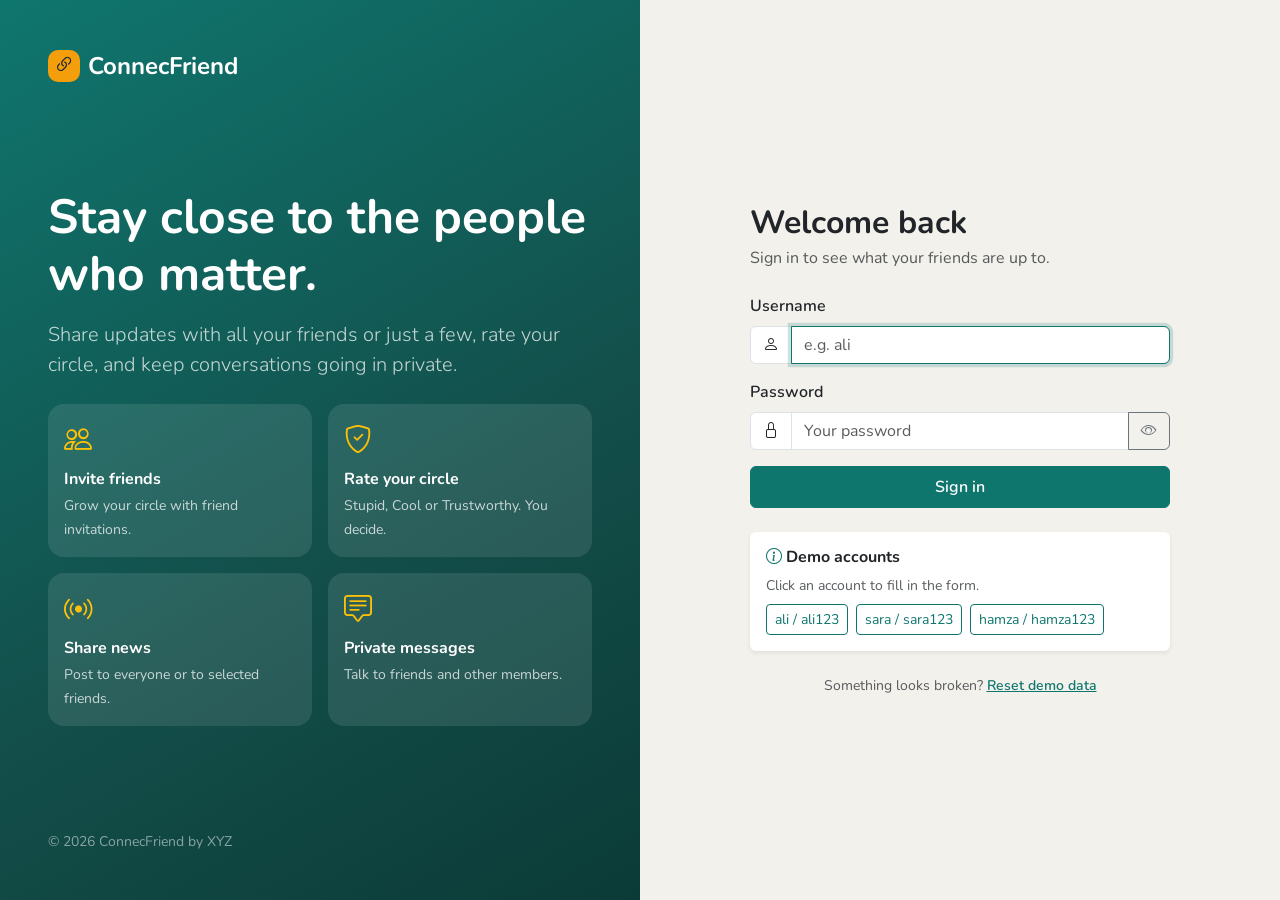
<file: index.html>
<!DOCTYPE html>
<html lang="en">
<head>
  <meta charset="UTF-8">
  <meta name="viewport" content="width=device-width, initial-scale=1">
  <title>Sign in | ConnecFriend</title>
  <link href="https://cdn.jsdelivr.net/npm/bootstrap@5.3.3/dist/css/bootstrap.min.css" rel="stylesheet">
  <link href="https://cdn.jsdelivr.net/npm/bootstrap-icons@1.11.3/font/bootstrap-icons.min.css" rel="stylesheet">
  <link href="https://fonts.googleapis.com/css2?family=Nunito:wght@400;600;700;800&display=swap" rel="stylesheet">
  <link href="css/style.css" rel="stylesheet">
</head>
<body>
  <main class="container-fluid">
    <div class="row min-vh-100">

      <!-- left side: branding (hidden on small screens) -->
      <section class="col-lg-6 d-none d-lg-flex flex-column justify-content-between login-hero text-white p-5">
        <div class="d-flex align-items-center gap-2 fs-4 fw-bold">
          <span class="brand-mark"><i class="bi bi-link-45deg"></i></span> ConnecFriend
        </div>

        <div>
          <h1 class="display-5 fw-bold mb-3">Stay close to the people who matter.</h1>
          <p class="lead opacity-75 mb-4">Share updates with all your friends or just a few, rate your circle, and keep conversations going in private.</p>
          <div class="row g-3">
            <div class="col-6">
              <div class="bg-white bg-opacity-10 rounded-4 p-3 h-100">
                <i class="bi bi-people fs-3 text-warning"></i>
                <h6 class="fw-bold mt-2 mb-1">Invite friends</h6>
                <small class="opacity-75">Grow your circle with friend invitations.</small>
              </div>
            </div>
            <div class="col-6">
              <div class="bg-white bg-opacity-10 rounded-4 p-3 h-100">
                <i class="bi bi-shield-check fs-3 text-warning"></i>
                <h6 class="fw-bold mt-2 mb-1">Rate your circle</h6>
                <small class="opacity-75">Stupid, Cool or Trustworthy. You decide.</small>
              </div>
            </div>
            <div class="col-6">
              <div class="bg-white bg-opacity-10 rounded-4 p-3 h-100">
                <i class="bi bi-broadcast fs-3 text-warning"></i>
                <h6 class="fw-bold mt-2 mb-1">Share news</h6>
                <small class="opacity-75">Post to everyone or to selected friends.</small>
              </div>
            </div>
            <div class="col-6">
              <div class="bg-white bg-opacity-10 rounded-4 p-3 h-100">
                <i class="bi bi-chat-square-text fs-3 text-warning"></i>
                <h6 class="fw-bold mt-2 mb-1">Private messages</h6>
                <small class="opacity-75">Talk to friends and other members.</small>
              </div>
            </div>
          </div>
        </div>

        <small class="opacity-50">&copy; 2026 ConnecFriend by XYZ</small>
      </section>

      <!-- right side: login form -->
      <section class="col-lg-6 d-flex align-items-center justify-content-center p-4">
        <div class="login-box w-100">
          <div class="d-flex d-lg-none align-items-center gap-2 fs-4 fw-bold text-brand mb-4">
            <span class="brand-mark"><i class="bi bi-link-45deg"></i></span> ConnecFriend
          </div>

          <h2 class="fw-bold mb-1">Welcome back</h2>
          <p class="text-muted mb-4">Sign in to see what your friends are up to.</p>

          <div id="loginAlert" class="alert alert-danger d-none d-flex align-items-center gap-2" role="alert">
            <i class="bi bi-exclamation-octagon"></i><span id="loginAlertText"></span>
          </div>

          <form id="loginForm" novalidate>
            <div class="mb-3">
              <label for="username" class="form-label fw-semibold">Username</label>
              <div class="input-group has-validation">
                <span class="input-group-text bg-white"><i class="bi bi-person"></i></span>
                <input type="text" class="form-control" id="username" placeholder="e.g. ali" autocomplete="username" autofocus>
                <div class="invalid-feedback" id="usernameError"></div>
              </div>
            </div>

            <div class="mb-3">
              <label for="password" class="form-label fw-semibold">Password</label>
              <div class="input-group has-validation">
                <span class="input-group-text bg-white"><i class="bi bi-lock"></i></span>
                <input type="password" class="form-control" id="password" placeholder="Your password" autocomplete="current-password">
                <button class="btn btn-outline-secondary" type="button" id="togglePassword" aria-label="Show password">
                  <i class="bi bi-eye"></i>
                </button>
                <div class="invalid-feedback" id="passwordError"></div>
              </div>
            </div>

            <button type="submit" class="btn btn-brand w-100 py-2 fw-semibold" id="loginBtn">
              <span class="spinner-border spinner-border-sm me-2 d-none" id="loginSpinner"></span>
              Sign in
            </button>
          </form>

          <div class="card border-0 bg-white shadow-sm mt-4">
            <div class="card-body">
              <h6 class="fw-bold mb-2"><i class="bi bi-info-circle text-brand me-1"></i>Demo accounts</h6>
              <p class="small text-muted mb-2">Click an account to fill in the form.</p>
              <div class="d-flex flex-wrap gap-2" id="demoAccounts">
                <button type="button" class="btn btn-sm btn-outline-brand" data-user="ali" data-pass="ali123">ali / ali123</button>
                <button type="button" class="btn btn-sm btn-outline-brand" data-user="sara" data-pass="sara123">sara / sara123</button>
                <button type="button" class="btn btn-sm btn-outline-brand" data-user="hamza" data-pass="hamza123">hamza / hamza123</button>
              </div>
            </div>
          </div>

          <p class="text-center small text-muted mt-4 mb-0">
            Something looks broken?
            <a href="#" id="resetData" class="text-brand fw-semibold">Reset demo data</a>
          </p>
        </div>
      </section>
    </div>
  </main>

  <script src="https://cdn.jsdelivr.net/npm/bootstrap@5.3.3/dist/js/bootstrap.bundle.min.js"></script>
  <script src="js/data.js"></script>
  <script src="js/store.js"></script>
  <script src="js/ui.js"></script>
  <script src="js/login.js"></script>
</body>
</html>
</file>
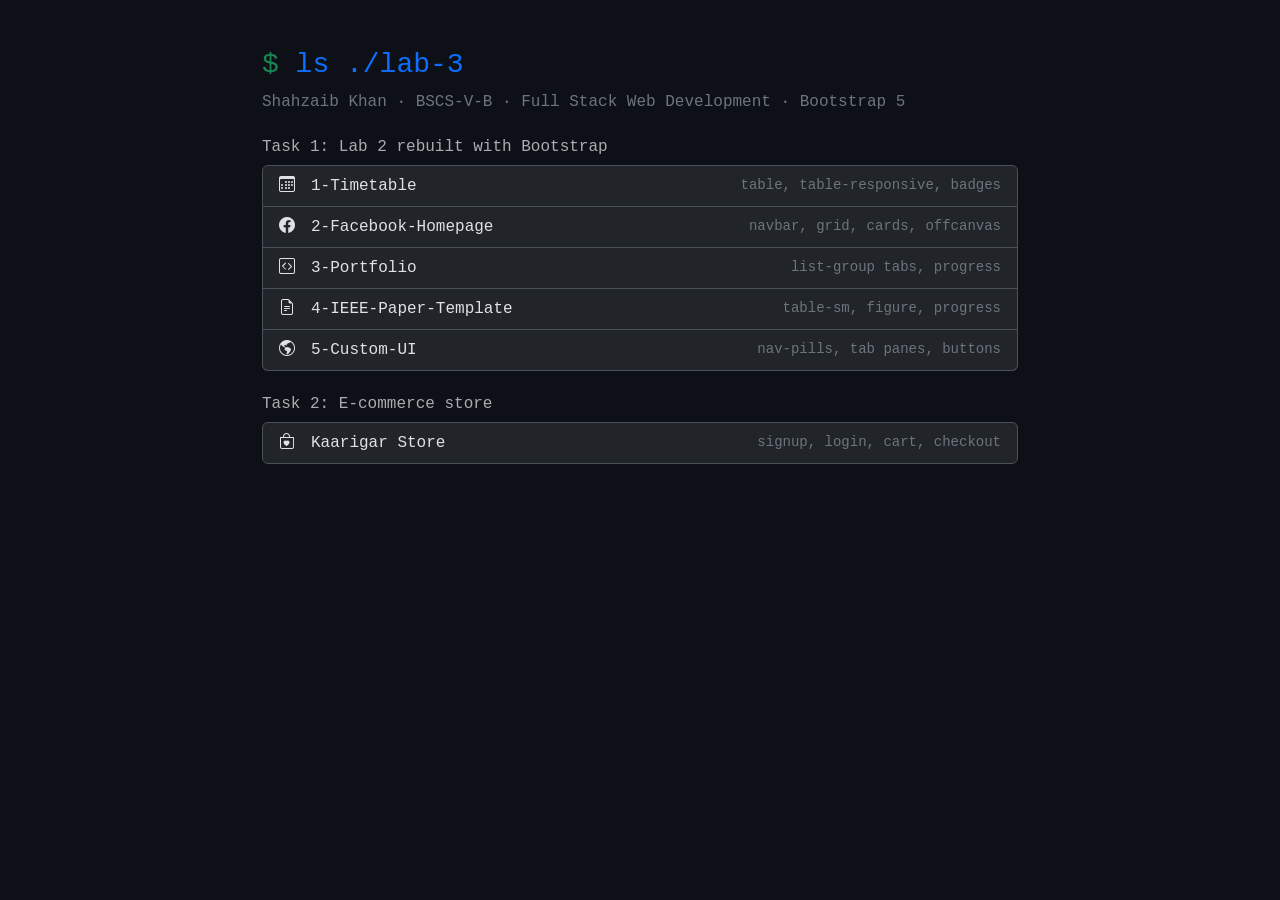
<file: ShahzebHussain/Lab 3/index.html>
<!DOCTYPE html>
<html lang="en" data-bs-theme="dark">
<head>
  <meta charset="UTF-8">
  <meta name="viewport" content="width=device-width, initial-scale=1.0">
  <title>Lab 3 · Shahzaib Khan</title>
  <link href="https://cdn.jsdelivr.net/npm/bootstrap@5.3.3/dist/css/bootstrap.min.css" rel="stylesheet">
  <link href="https://cdn.jsdelivr.net/npm/bootstrap-icons@1.11.3/font/bootstrap-icons.min.css" rel="stylesheet">
  <style>
    body { font-family: Consolas, "Courier New", monospace; background: #0d1117; }
    h1::before { content: "$ "; color: var(--bs-success); }
    .list-group-item-action { transition: padding-left .2s; }
    .list-group-item-action:hover { padding-left: 1.75rem; }
  </style>
</head>
<body class="py-5">
  <main class="container" style="max-width: 780px;">
    <h1 class="h3 text-primary">ls ./lab-3</h1>
    <p class="text-secondary mb-4">Shahzaib Khan · BSCS-V-B · Full Stack Web Development · Bootstrap 5</p>

    <h2 class="h6 text-body-secondary mt-4">Task 1: Lab 2 rebuilt with Bootstrap</h2>
    <div class="list-group mb-4">
      <a href="Task-1-Bootstrap/1-Timetable/index.html" class="list-group-item list-group-item-action d-flex align-items-center gap-3">
        <i class="bi bi-calendar3"></i> 1-Timetable <small class="ms-auto text-secondary">table, table-responsive, badges</small></a>
      <a href="Task-1-Bootstrap/2-Facebook-Homepage/index.html" class="list-group-item list-group-item-action d-flex align-items-center gap-3">
        <i class="bi bi-facebook"></i> 2-Facebook-Homepage <small class="ms-auto text-secondary">navbar, grid, cards, offcanvas</small></a>
      <a href="Task-1-Bootstrap/3-Portfolio/index.html" class="list-group-item list-group-item-action d-flex align-items-center gap-3">
        <i class="bi bi-code-square"></i> 3-Portfolio <small class="ms-auto text-secondary">list-group tabs, progress</small></a>
      <a href="Task-1-Bootstrap/4-IEEE-Paper-Template/index.html" class="list-group-item list-group-item-action d-flex align-items-center gap-3">
        <i class="bi bi-file-earmark-text"></i> 4-IEEE-Paper-Template <small class="ms-auto text-secondary">table-sm, figure, progress</small></a>
      <a href="Task-1-Bootstrap/5-Custom-UI/index.html" class="list-group-item list-group-item-action d-flex align-items-center gap-3">
        <i class="bi bi-globe-americas"></i> 5-Custom-UI <small class="ms-auto text-secondary">nav-pills, tab panes, buttons</small></a>
    </div>

    <h2 class="h6 text-body-secondary">Task 2: E-commerce store</h2>
    <div class="list-group">
      <a href="Task-2-Ecommerce-Store/index.html" class="list-group-item list-group-item-action d-flex align-items-center gap-3">
        <i class="bi bi-bag-heart"></i> Kaarigar Store <small class="ms-auto text-secondary">signup, login, cart, checkout</small></a>
    </div>
  </main>
</body>
</html>
</file>
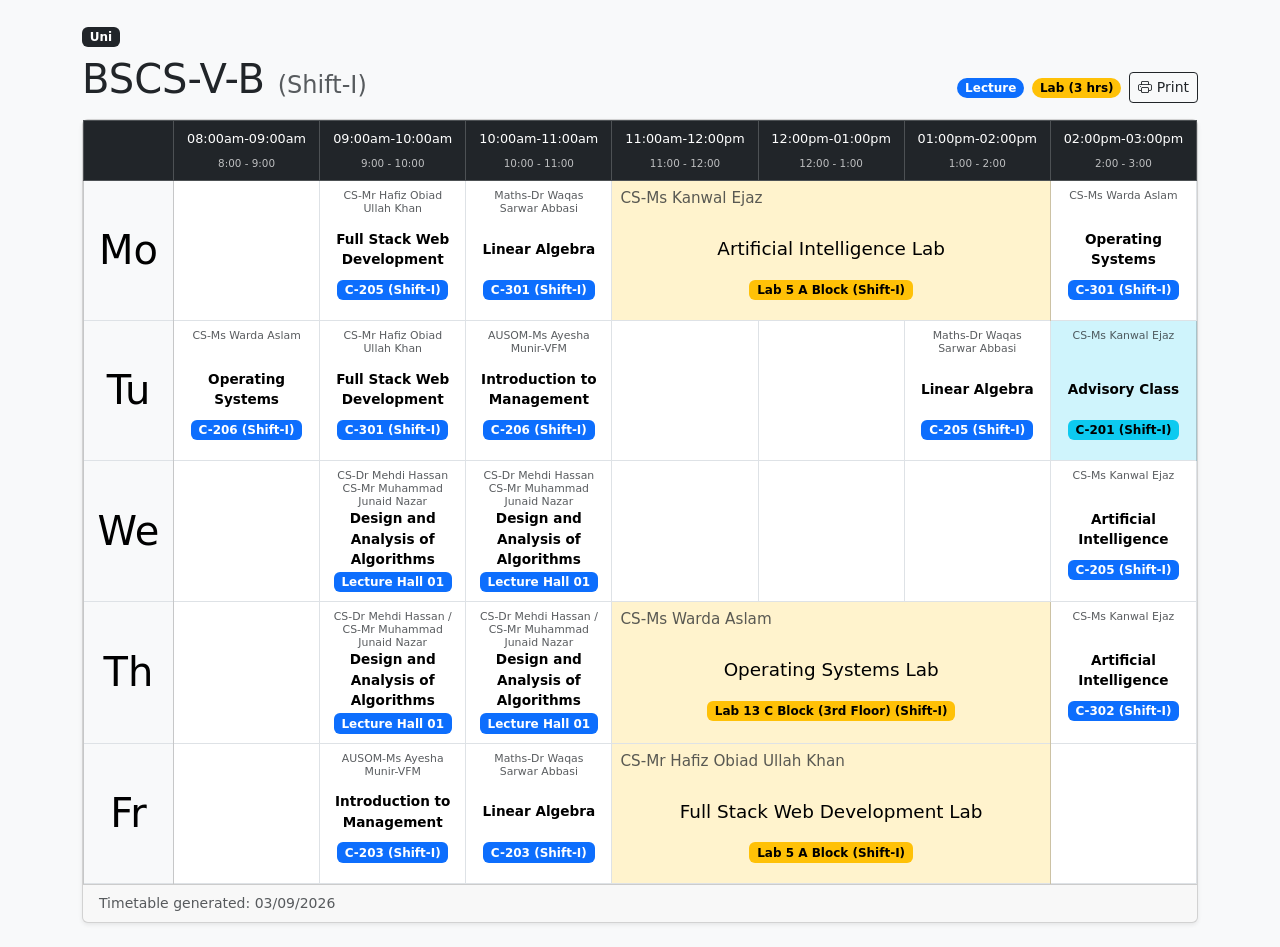
<file: ShahzebHussain/Lab 3/Task-1-Bootstrap/1-Timetable/index.html>
<!DOCTYPE html>
<html lang="en">
<head>
  <meta charset="UTF-8">
  <meta name="viewport" content="width=device-width, initial-scale=1.0">
  <title>BSCS-V-B (Shift-I) Timetable</title>
  <link href="https://cdn.jsdelivr.net/npm/bootstrap@5.3.3/dist/css/bootstrap.min.css" rel="stylesheet">
  <link href="https://cdn.jsdelivr.net/npm/bootstrap-icons@1.11.3/font/bootstrap-icons.min.css" rel="stylesheet">
  <link rel="stylesheet" href="style.css">
</head>
<body class="bg-body-tertiary">
  <div class="container-xl py-4">

    <!-- Header -->
    <header class="d-flex flex-wrap align-items-end justify-content-between gap-2 mb-3">
      <div>
        <span class="badge text-bg-dark mb-2">Uni</span>
        <h1 class="display-6 mb-0">BSCS-V-B <span class="text-body-secondary fs-4">(Shift-I)</span></h1>
      </div>
      <div class="d-flex gap-2 d-print-none">
        <span class="badge rounded-pill text-bg-primary align-self-center">Lecture</span>
        <span class="badge rounded-pill text-bg-warning align-self-center">Lab (3 hrs)</span>
        <button class="btn btn-outline-dark btn-sm" onclick="window.print()"><i class="bi bi-printer"></i> Print</button>
      </div>
    </header>

    <!-- Timetable -->
    <div class="card shadow-sm">
      <div class="table-responsive">
        <table class="table table-bordered align-top text-center mb-0 timetable">
          <thead class="table-dark">
            <tr>
              <th class="day-col"></th>
              <th>08:00am-09:00am<small>8:00 - 9:00</small></th>
              <th>09:00am-10:00am<small>9:00 - 10:00</small></th>
              <th>10:00am-11:00am<small>10:00 - 11:00</small></th>
              <th>11:00am-12:00pm<small>11:00 - 12:00</small></th>
              <th>12:00pm-01:00pm<small>12:00 - 1:00</small></th>
              <th>01:00pm-02:00pm<small>1:00 - 2:00</small></th>
              <th>02:00pm-03:00pm<small>2:00 - 3:00</small></th>
            </tr>
          </thead>
          <tbody>
            <!-- Monday -->
            <tr>
              <th class="day-col table-light">Mo</th>
              <td></td>
              <td><span class="teacher">CS-Mr Hafiz Obiad Ullah Khan</span><span class="subject">Full Stack Web Development</span><span class="badge text-bg-primary">C-205 (Shift-I)</span></td>
              <td><span class="teacher">Maths-Dr Waqas Sarwar Abbasi</span><span class="subject">Linear Algebra</span><span class="badge text-bg-primary">C-301 (Shift-I)</span></td>
              <td colspan="3" class="table-warning lab"><span class="teacher">CS-Ms Kanwal Ejaz</span><span class="subject">Artificial Intelligence Lab</span><span class="badge text-bg-warning">Lab 5 A Block (Shift-I)</span></td>
              <td><span class="teacher">CS-Ms Warda Aslam</span><span class="subject">Operating Systems</span><span class="badge text-bg-primary">C-301 (Shift-I)</span></td>
            </tr>

            <!-- Tuesday -->
            <tr>
              <th class="day-col table-light">Tu</th>
              <td><span class="teacher">CS-Ms Warda Aslam</span><span class="subject">Operating Systems</span><span class="badge text-bg-primary">C-206 (Shift-I)</span></td>
              <td><span class="teacher">CS-Mr Hafiz Obiad Ullah Khan</span><span class="subject">Full Stack Web Development</span><span class="badge text-bg-primary">C-301 (Shift-I)</span></td>
              <td><span class="teacher">AUSOM-Ms Ayesha Munir-VFM</span><span class="subject">Introduction to Management</span><span class="badge text-bg-primary">C-206 (Shift-I)</span></td>
              <td></td>
              <td></td>
              <td><span class="teacher">Maths-Dr Waqas Sarwar Abbasi</span><span class="subject">Linear Algebra</span><span class="badge text-bg-primary">C-205 (Shift-I)</span></td>
              <td class="table-info"><span class="teacher">CS-Ms Kanwal Ejaz</span><span class="subject">Advisory Class</span><span class="badge text-bg-info">C-201 (Shift-I)</span></td>
            </tr>

            <!-- Wednesday -->
            <tr>
              <th class="day-col table-light">We</th>
              <td></td>
              <td><span class="teacher">CS-Dr Mehdi Hassan<br>CS-Mr Muhammad Junaid Nazar</span><span class="subject">Design and Analysis of Algorithms</span><span class="badge text-bg-primary">Lecture Hall 01</span></td>
              <td><span class="teacher">CS-Dr Mehdi Hassan<br>CS-Mr Muhammad Junaid Nazar</span><span class="subject">Design and Analysis of Algorithms</span><span class="badge text-bg-primary">Lecture Hall 01</span></td>
              <td></td>
              <td></td>
              <td></td>
              <td><span class="teacher">CS-Ms Kanwal Ejaz</span><span class="subject">Artificial Intelligence</span><span class="badge text-bg-primary">C-205 (Shift-I)</span></td>
            </tr>

            <!-- Thursday -->
            <tr>
              <th class="day-col table-light">Th</th>
              <td></td>
              <td><span class="teacher">CS-Dr Mehdi Hassan / CS-Mr Muhammad Junaid Nazar</span><span class="subject">Design and Analysis of Algorithms</span><span class="badge text-bg-primary">Lecture Hall 01</span></td>
              <td><span class="teacher">CS-Dr Mehdi Hassan / CS-Mr Muhammad Junaid Nazar</span><span class="subject">Design and Analysis of Algorithms</span><span class="badge text-bg-primary">Lecture Hall 01</span></td>
              <td colspan="3" class="table-warning lab"><span class="teacher">CS-Ms Warda Aslam</span><span class="subject">Operating Systems Lab</span><span class="badge text-bg-warning">Lab 13 C Block (3rd Floor) (Shift-I)</span></td>
              <td><span class="teacher">CS-Ms Kanwal Ejaz</span><span class="subject">Artificial Intelligence</span><span class="badge text-bg-primary">C-302 (Shift-I)</span></td>
            </tr>

            <!-- Friday -->
            <tr>
              <th class="day-col table-light">Fr</th>
              <td></td>
              <td><span class="teacher">AUSOM-Ms Ayesha Munir-VFM</span><span class="subject">Introduction to Management</span><span class="badge text-bg-primary">C-203 (Shift-I)</span></td>
              <td><span class="teacher">Maths-Dr Waqas Sarwar Abbasi</span><span class="subject">Linear Algebra</span><span class="badge text-bg-primary">C-203 (Shift-I)</span></td>
              <td colspan="3" class="table-warning lab"><span class="teacher">CS-Mr Hafiz Obiad Ullah Khan</span><span class="subject">Full Stack Web Development Lab</span><span class="badge text-bg-warning">Lab 5 A Block (Shift-I)</span></td>
              <td></td>
            </tr>
          </tbody>
        </table>
      </div>
      <div class="card-footer small text-body-secondary">Timetable generated: 03/09/2026</div>
    </div>
  </div>

  <script src="https://cdn.jsdelivr.net/npm/bootstrap@5.3.3/dist/js/bootstrap.bundle.min.js"></script>
</body>
</html>
</file>
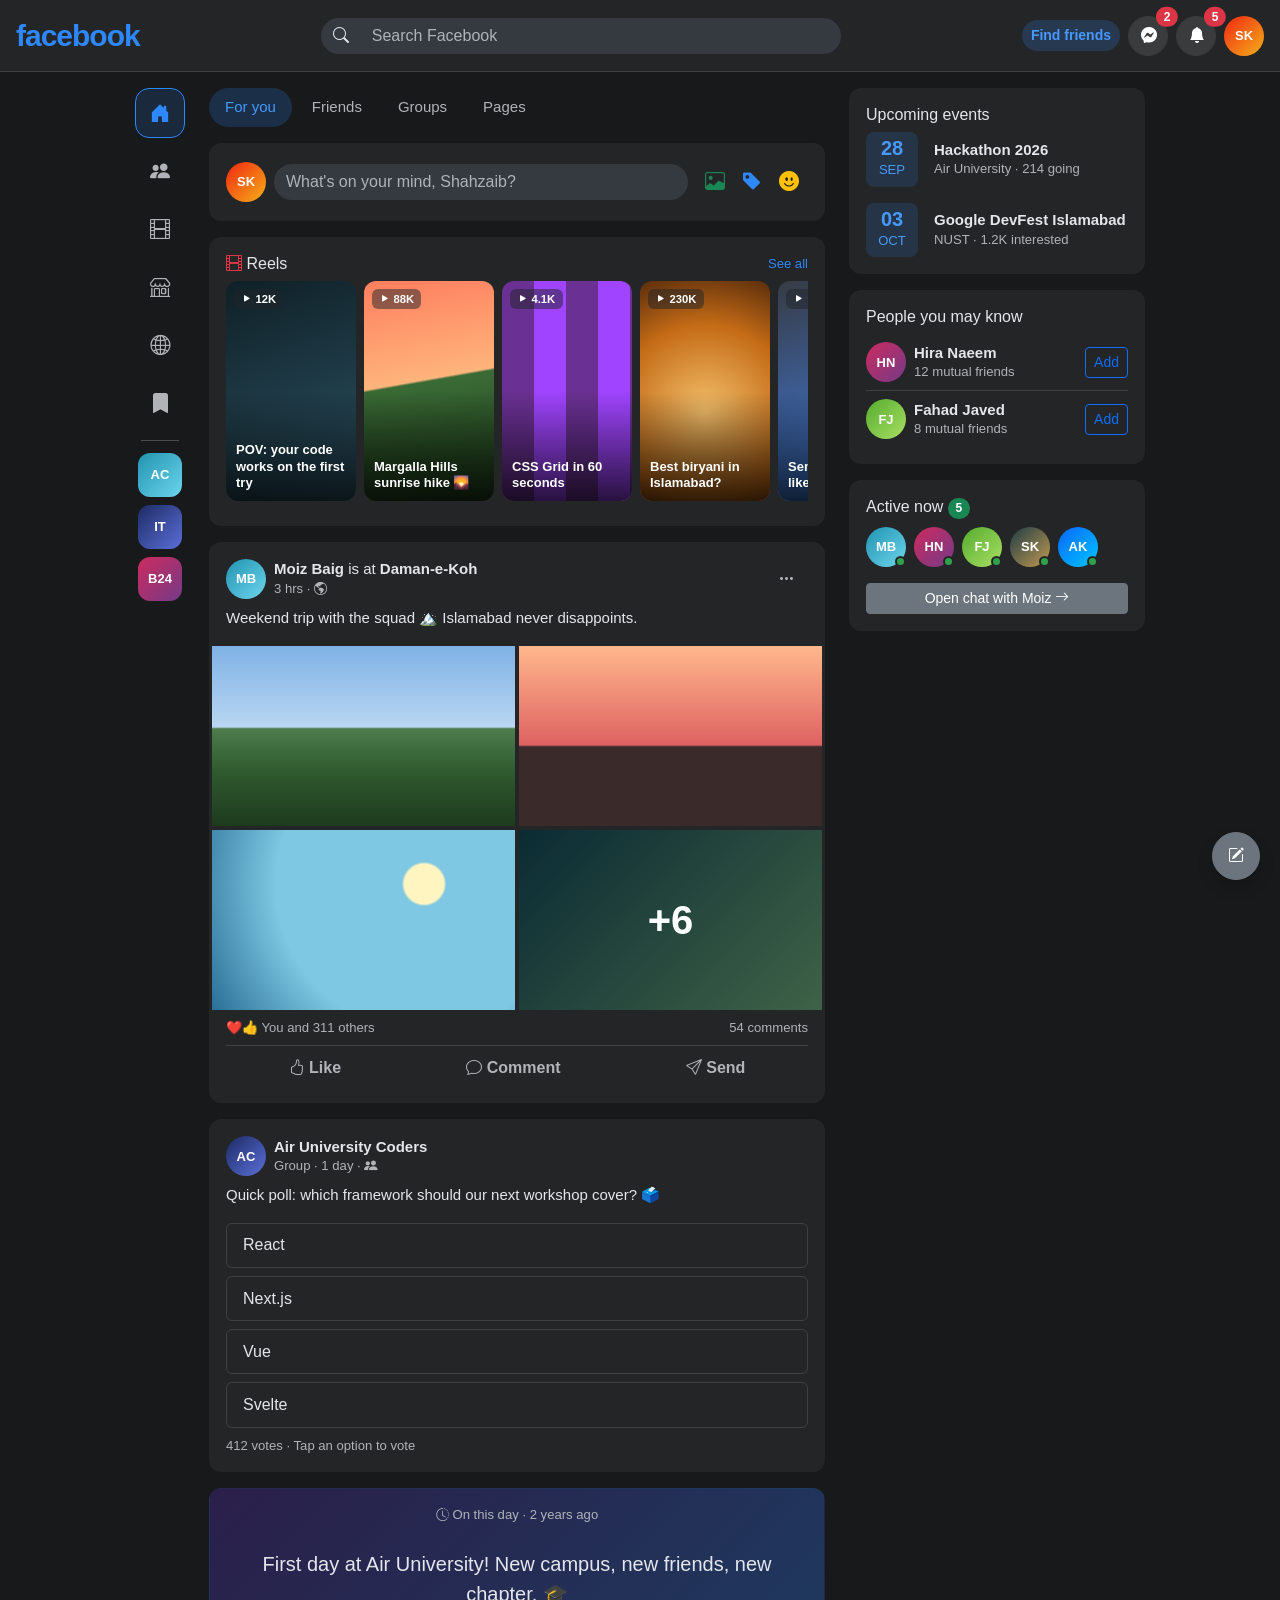
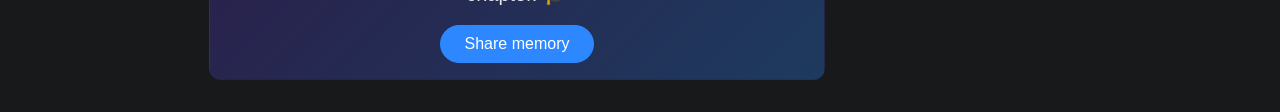
<file: ShahzebHussain/Lab 3/Task-1-Bootstrap/2-Facebook-Homepage/index.html>
<!DOCTYPE html>
<html lang="en" data-bs-theme="dark">
<head>
  <meta charset="UTF-8">
  <meta name="viewport" content="width=device-width, initial-scale=1.0">
  <title>(3) Facebook</title>
  <link href="https://cdn.jsdelivr.net/npm/bootstrap@5.3.3/dist/css/bootstrap.min.css" rel="stylesheet">
  <link href="https://cdn.jsdelivr.net/npm/bootstrap-icons@1.11.3/font/bootstrap-icons.min.css" rel="stylesheet">
  <link rel="stylesheet" href="style.css">
</head>
<body>

  <!-- ============ NAVBAR ============ -->
  <nav class="navbar navbar-expand sticky-top bg-body border-bottom px-3">
    <div class="container-fluid px-0 gap-3">
      <a class="navbar-brand logo me-0" href="#">facebook</a>

      <form class="flex-grow-1 mx-lg-auto search" role="search">
        <div class="input-group">
          <span class="input-group-text rounded-start-pill border-0 bg-body-secondary"><i class="bi bi-search"></i></span>
          <input class="form-control rounded-end-pill border-0 bg-body-secondary shadow-none" type="search" placeholder="Search Facebook">
        </div>
      </form>

      <div class="d-flex align-items-center gap-2">
        <a href="#" class="btn btn-sm rounded-pill find-btn d-none d-md-inline-block">Find friends</a>
        <button class="btn btn-secondary rounded-circle icon-btn position-relative" data-bs-toggle="tooltip" data-bs-placement="bottom" title="Messenger">
          <i class="bi bi-messenger"></i>
          <span class="position-absolute top-0 start-100 translate-middle badge rounded-pill bg-danger">2</span>
        </button>
        <div class="dropdown">
          <button class="btn btn-secondary rounded-circle icon-btn position-relative" data-bs-toggle="dropdown" aria-label="Notifications">
            <i class="bi bi-bell-fill"></i>
            <span class="position-absolute top-0 start-100 translate-middle badge rounded-pill bg-danger">5</span>
          </button>
          <ul class="dropdown-menu dropdown-menu-end shadow" style="width: 300px;">
            <li><h6 class="dropdown-header">Notifications</h6></li>
            <li><a class="dropdown-item text-wrap" href="#"><b>Moiz Baig</b> tagged you in a photo at Daman-e-Koh.</a></li>
            <li><a class="dropdown-item text-wrap" href="#"><b>Air University Coders</b> posted a new poll.</a></li>
            <li><a class="dropdown-item text-wrap" href="#">You have a memory with 4 friends.</a></li>
          </ul>
        </div>
        <span class="avatar me-av">SK</span>
      </div>
    </div>
  </nav>

  <div class="container-xxl">
    <div class="row g-4 justify-content-center">

      <!-- ============ ICON RAIL ============ -->
      <nav class="col-auto d-none d-lg-flex flex-column align-items-center gap-2 py-3 rail">
        <a href="#" class="btn btn-rail active" data-bs-toggle="tooltip" data-bs-placement="right" title="Home"><i class="bi bi-house-door-fill"></i></a>
        <a href="#" class="btn btn-rail" data-bs-toggle="tooltip" data-bs-placement="right" title="Friends"><i class="bi bi-people-fill"></i></a>
        <a href="#" class="btn btn-rail" data-bs-toggle="tooltip" data-bs-placement="right" title="Reels"><i class="bi bi-film"></i></a>
        <a href="#" class="btn btn-rail" data-bs-toggle="tooltip" data-bs-placement="right" title="Marketplace"><i class="bi bi-shop"></i></a>
        <a href="#" class="btn btn-rail" data-bs-toggle="tooltip" data-bs-placement="right" title="Groups"><i class="bi bi-globe2"></i></a>
        <a href="#" class="btn btn-rail" data-bs-toggle="tooltip" data-bs-placement="right" title="Saved"><i class="bi bi-bookmark-fill"></i></a>
        <hr class="w-75 my-1">
        <a href="#" class="avatar grp a1" data-bs-toggle="tooltip" data-bs-placement="right" title="Air University Coders">AC</a>
        <a href="#" class="avatar grp a2" data-bs-toggle="tooltip" data-bs-placement="right" title="Islamabad Tech Meetups">IT</a>
        <a href="#" class="avatar grp a3" data-bs-toggle="tooltip" data-bs-placement="right" title="BSCS Fall 2024">B24</a>
      </nav>

      <!-- ============ FEED ============ -->
      <main class="col-12 col-md-8 col-lg-6 py-3">
        <ul class="nav nav-pills mb-3 gap-1">
          <li class="nav-item"><a class="nav-link rounded-pill active" href="#">For you</a></li>
          <li class="nav-item"><a class="nav-link rounded-pill" href="#">Friends</a></li>
          <li class="nav-item"><a class="nav-link rounded-pill" href="#">Groups</a></li>
          <li class="nav-item"><a class="nav-link rounded-pill" href="#">Pages</a></li>
        </ul>

        <!-- composer -->
        <div class="card mb-3">
          <div class="card-body d-flex align-items-center gap-2">
            <span class="avatar me-av">SK</span>
            <input type="text" class="form-control rounded-pill bg-body-secondary border-0" placeholder="What's on your mind, Shahzaib?">
            <div class="btn-group">
              <button class="btn btn-link text-success fs-5 px-2" title="Photo"><i class="bi bi-image"></i></button>
              <button class="btn btn-link text-primary fs-5 px-2" title="Tag"><i class="bi bi-tag-fill"></i></button>
              <button class="btn btn-link text-warning fs-5 px-2" title="Feeling"><i class="bi bi-emoji-smile-fill"></i></button>
            </div>
          </div>
        </div>

        <!-- reels -->
        <div class="card mb-3">
          <div class="card-header bg-transparent d-flex justify-content-between align-items-center border-0 pt-3">
            <h6 class="mb-0"><i class="bi bi-film text-danger"></i> Reels</h6>
            <a href="#" class="small link-primary text-decoration-none">See all</a>
          </div>
          <div class="card-body pt-0">
            <div class="d-flex gap-2 overflow-x-auto pb-2 reels">
              <div class="reel r1"><span class="badge bg-dark bg-opacity-50"><i class="bi bi-play-fill"></i> 12K</span><p>POV: your code works on the first try</p></div>
              <div class="reel r2"><span class="badge bg-dark bg-opacity-50"><i class="bi bi-play-fill"></i> 88K</span><p>Margalla Hills sunrise hike 🌄</p></div>
              <div class="reel r3"><span class="badge bg-dark bg-opacity-50"><i class="bi bi-play-fill"></i> 4.1K</span><p>CSS Grid in 60 seconds</p></div>
              <div class="reel r4"><span class="badge bg-dark bg-opacity-50"><i class="bi bi-play-fill"></i> 230K</span><p>Best biryani in Islamabad?</p></div>
              <div class="reel r5"><span class="badge bg-dark bg-opacity-50"><i class="bi bi-play-fill"></i> 9K</span><p>Semester 5 be like…</p></div>
            </div>
          </div>
        </div>

        <!-- photo post -->
        <article class="card mb-3">
          <div class="card-body pb-2">
            <div class="d-flex align-items-center gap-2 mb-2">
              <span class="avatar a1">MB</span>
              <div class="lh-sm flex-grow-1">
                <div><b>Moiz Baig</b> is at <b>Daman-e-Koh</b></div>
                <small class="text-body-secondary">3 hrs · <i class="bi bi-globe-americas"></i></small>
              </div>
              <div class="dropdown">
                <button class="btn btn-link text-body-secondary" data-bs-toggle="dropdown"><i class="bi bi-three-dots"></i></button>
                <ul class="dropdown-menu dropdown-menu-end">
                  <li><a class="dropdown-item" href="#"><i class="bi bi-bookmark me-2"></i>Save post</a></li>
                  <li><a class="dropdown-item" href="#"><i class="bi bi-eye-slash me-2"></i>Hide post</a></li>
                </ul>
              </div>
            </div>
            <p class="mb-2">Weekend trip with the squad 🏔️ Islamabad never disappoints.</p>
          </div>
          <div class="row g-1 px-0 mx-0">
            <div class="col-6"><div class="ph ph1"></div></div>
            <div class="col-6"><div class="ph ph2"></div></div>
            <div class="col-6"><div class="ph ph3"></div></div>
            <div class="col-6"><div class="ph ph4 d-flex align-items-center justify-content-center"><span class="display-6 fw-bold">+6</span></div></div>
          </div>
          <div class="card-body pt-2">
            <div class="d-flex justify-content-between small text-body-secondary border-bottom pb-2">
              <span>❤️👍 You and 311 others</span><span>54 comments</span>
            </div>
            <div class="d-flex pt-1">
              <input type="checkbox" class="btn-check" id="like1" autocomplete="off">
              <label class="btn btn-act flex-fill" for="like1"><i class="bi bi-hand-thumbs-up"></i> Like</label>
              <button class="btn btn-act flex-fill"><i class="bi bi-chat"></i> Comment</button>
              <button class="btn btn-act flex-fill"><i class="bi bi-send"></i> Send</button>
            </div>
          </div>
        </article>

        <!-- poll post -->
        <article class="card mb-3">
          <div class="card-body">
            <div class="d-flex align-items-center gap-2 mb-2">
              <span class="avatar a2">AC</span>
              <div class="lh-sm flex-grow-1">
                <b>Air University Coders</b><br>
                <small class="text-body-secondary">Group · 1 day · <i class="bi bi-people-fill"></i></small>
              </div>
            </div>
            <p>Quick poll: which framework should our next workshop cover? 🗳️</p>

            <div class="poll d-grid gap-2" id="poll">
              <div class="poll-opt">
                <input type="radio" class="btn-check" name="poll" id="p1">
                <label class="btn btn-outline-secondary text-start w-100 position-relative overflow-hidden" for="p1">
                  <span class="fill" style="--p: 46%"></span><span class="position-relative">React</span><span class="pct">46%</span>
                </label>
              </div>
              <div class="poll-opt">
                <input type="radio" class="btn-check" name="poll" id="p2">
                <label class="btn btn-outline-secondary text-start w-100 position-relative overflow-hidden" for="p2">
                  <span class="fill" style="--p: 31%"></span><span class="position-relative">Next.js</span><span class="pct">31%</span>
                </label>
              </div>
              <div class="poll-opt">
                <input type="radio" class="btn-check" name="poll" id="p3">
                <label class="btn btn-outline-secondary text-start w-100 position-relative overflow-hidden" for="p3">
                  <span class="fill" style="--p: 15%"></span><span class="position-relative">Vue</span><span class="pct">15%</span>
                </label>
              </div>
              <div class="poll-opt">
                <input type="radio" class="btn-check" name="poll" id="p4">
                <label class="btn btn-outline-secondary text-start w-100 position-relative overflow-hidden" for="p4">
                  <span class="fill" style="--p: 8%"></span><span class="position-relative">Svelte</span><span class="pct">8%</span>
                </label>
              </div>
              <small class="text-body-secondary">412 votes · Tap an option to vote</small>
            </div>
          </div>
        </article>

        <!-- memory -->
        <article class="card mb-3 memory text-center">
          <div class="card-header bg-transparent border-0 pt-3 small text-body-secondary"><i class="bi bi-clock-history"></i> On this day · 2 years ago</div>
          <div class="card-body">
            <p class="fs-5">First day at Air University! New campus, new friends, new chapter. 🎓</p>
            <button class="btn btn-primary rounded-pill px-4">Share memory</button>
          </div>
        </article>
      </main>

      <!-- ============ RIGHT COLUMN ============ -->
      <aside class="col-md-4 col-lg-3 d-none d-md-block py-3">
        <div class="card mb-3">
          <div class="card-body">
            <h6 class="card-title">Upcoming events</h6>
            <div class="d-flex gap-3 align-items-center mb-3">
              <div class="date-box text-center rounded-3"><b class="d-block fs-5 lh-1">28</b><small>SEP</small></div>
              <div class="lh-sm"><b>Hackathon 2026</b><br><small class="text-body-secondary">Air University · 214 going</small></div>
            </div>
            <div class="d-flex gap-3 align-items-center">
              <div class="date-box text-center rounded-3"><b class="d-block fs-5 lh-1">03</b><small>OCT</small></div>
              <div class="lh-sm"><b>Google DevFest Islamabad</b><br><small class="text-body-secondary">NUST · 1.2K interested</small></div>
            </div>
          </div>
        </div>

        <div class="card mb-3">
          <div class="card-body">
            <h6 class="card-title">People you may know</h6>
            <ul class="list-group list-group-flush">
              <li class="list-group-item bg-transparent px-0 d-flex align-items-center gap-2">
                <span class="avatar a3">HN</span>
                <div class="lh-sm flex-grow-1"><b>Hira Naeem</b><br><small class="text-body-secondary">12 mutual friends</small></div>
                <input type="checkbox" class="btn-check" id="add1"><label class="btn btn-sm btn-outline-primary" for="add1">Add</label>
              </li>
              <li class="list-group-item bg-transparent px-0 d-flex align-items-center gap-2">
                <span class="avatar a4">FJ</span>
                <div class="lh-sm flex-grow-1"><b>Fahad Javed</b><br><small class="text-body-secondary">8 mutual friends</small></div>
                <input type="checkbox" class="btn-check" id="add2"><label class="btn btn-sm btn-outline-primary" for="add2">Add</label>
              </li>
            </ul>
          </div>
        </div>

        <div class="card">
          <div class="card-body">
            <h6 class="card-title">Active now <span class="badge text-bg-success rounded-pill">5</span></h6>
            <div class="d-flex flex-wrap gap-2 mb-3">
              <button class="avatar a1 dot border-0" data-chat title="Moiz Baig">MB</button>
              <span class="avatar a3 dot">HN</span>
              <span class="avatar a4 dot">FJ</span>
              <span class="avatar a5 dot">SK</span>
              <span class="avatar a6 dot">AK</span>
            </div>
            <button class="btn btn-sm btn-secondary w-100" data-chat>Open chat with Moiz <i class="bi bi-arrow-right"></i></button>
          </div>
        </div>
      </aside>
    </div>
  </div>

  <!-- ============ FLOATING CHAT (Bootstrap toast) ============ -->
  <div class="toast-container position-fixed bottom-0 end-0 p-3">
    <div id="chatToast" class="toast chat-toast" role="dialog" aria-label="Chat with Moiz" data-bs-autohide="false">
      <div class="toast-header gap-2">
        <span class="avatar a1 dot small-av">MB</span>
        <div class="lh-sm me-auto"><b>Moiz Baig</b><br><small class="text-success">Active now</small></div>
        <button type="button" class="btn-close" data-bs-dismiss="toast" aria-label="Close"></button>
      </div>
      <div class="toast-body d-flex flex-column gap-2 msgs" id="msgs">
        <p class="msg in">Bhai FSWD lab ka deadline kab hai?</p>
        <p class="msg out">Aaj raat 11:59 tak 😅</p>
        <p class="msg in">Done kar liya?</p>
        <p class="msg out">Almost, bas push karna hai 🚀</p>
      </div>
      <form class="border-top p-2 d-flex gap-2" id="chatForm">
        <input class="form-control form-control-sm rounded-pill bg-body-secondary border-0" placeholder="Aa" id="chatInput">
        <button class="btn btn-sm btn-link"><i class="bi bi-send-fill"></i></button>
      </form>
    </div>
  </div>
  <button class="btn btn-secondary rounded-circle chat-fab position-fixed shadow" data-chat aria-label="New message"><i class="bi bi-pencil-square"></i></button>

  <script src="https://cdn.jsdelivr.net/npm/bootstrap@5.3.3/dist/js/bootstrap.bundle.min.js"></script>
  <script>
    // tooltips
    document.querySelectorAll('[data-bs-toggle="tooltip"]').forEach(el => new bootstrap.Tooltip(el));

    // chat toast
    const chat = bootstrap.Toast.getOrCreateInstance(document.getElementById('chatToast'));
    document.querySelectorAll('[data-chat]').forEach(b => b.addEventListener('click', () => chat.show()));
    document.getElementById('chatForm').addEventListener('submit', e => {
      e.preventDefault();
      const input = document.getElementById('chatInput');
      if (!input.value.trim()) return;
      const p = document.createElement('p');
      p.className = 'msg out';
      p.textContent = input.value;
      document.getElementById('msgs').appendChild(p);
      input.value = '';
      p.scrollIntoView({ block: 'end' });
    });

    // poll: show results once a vote is cast
    document.querySelectorAll('#poll input').forEach(r =>
      r.addEventListener('change', () => document.getElementById('poll').classList.add('voted')));
  </script>
</body>
</html>
</file>
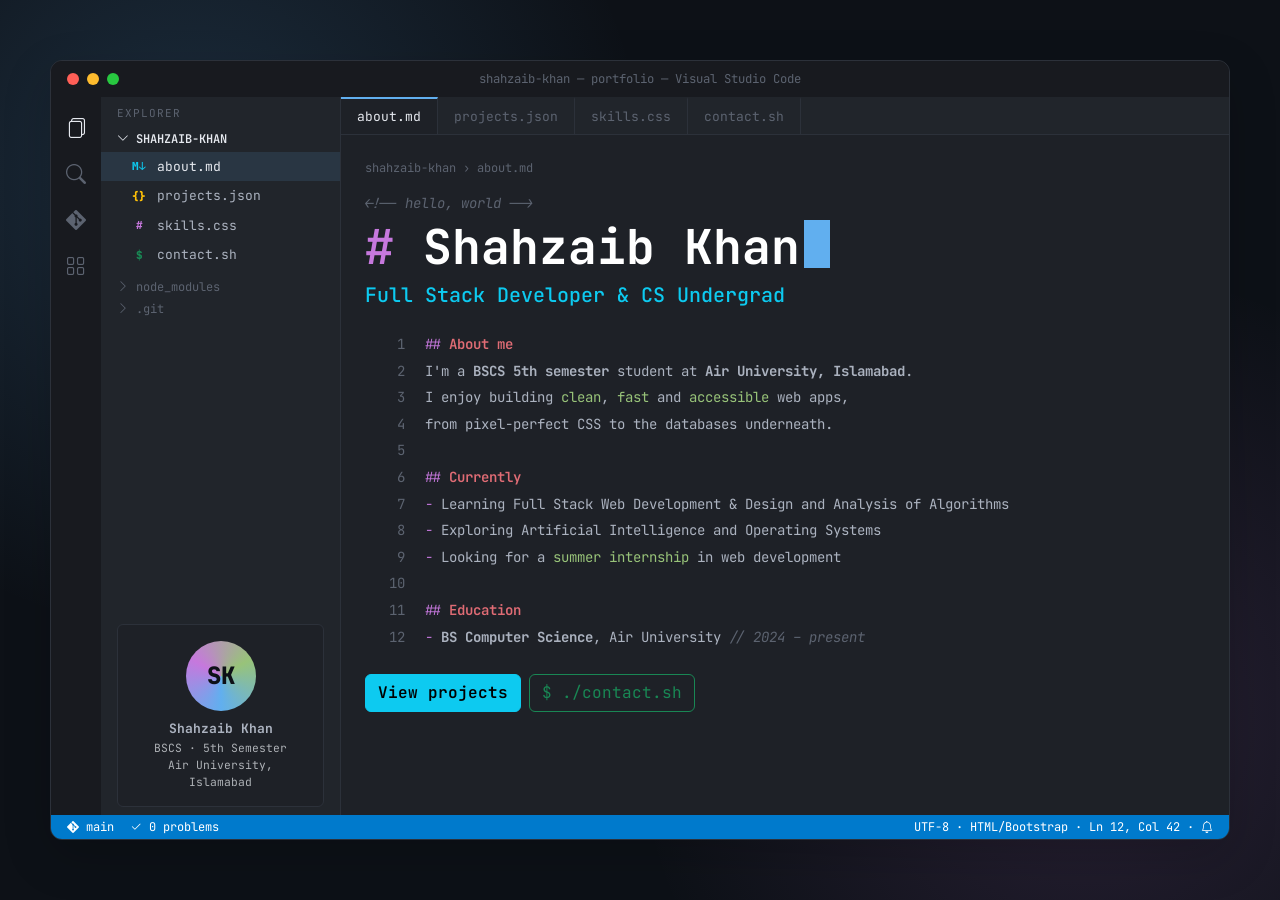
<file: ShahzebHussain/Lab 3/Task-1-Bootstrap/3-Portfolio/index.html>
<!DOCTYPE html>
<html lang="en" data-bs-theme="dark">
<head>
  <meta charset="UTF-8">
  <meta name="viewport" content="width=device-width, initial-scale=1.0">
  <title>shahzaib-khan — Portfolio</title>
  <link rel="preconnect" href="https://fonts.googleapis.com">
  <link href="https://fonts.googleapis.com/css2?family=JetBrains+Mono:wght@400;600;800&display=swap" rel="stylesheet">
  <link href="https://cdn.jsdelivr.net/npm/bootstrap@5.3.3/dist/css/bootstrap.min.css" rel="stylesheet">
  <link href="https://cdn.jsdelivr.net/npm/bootstrap-icons@1.11.3/font/bootstrap-icons.min.css" rel="stylesheet">
  <link rel="stylesheet" href="style.css">
</head>
<body class="d-flex align-items-center justify-content-center p-3 p-md-4">

  <div class="window card shadow-lg w-100">
    <!-- title bar -->
    <div class="titlebar d-flex align-items-center justify-content-center position-relative small">
      <span class="lights position-absolute start-0 ms-3 d-flex gap-2"><i></i><i></i><i></i></span>
      <span class="text-truncate px-5">shahzaib-khan — portfolio — Visual Studio Code</span>
    </div>

    <div class="d-flex flex-grow-1 overflow-hidden ide">
      <!-- activity bar -->
      <nav class="activity d-none d-sm-flex flex-column align-items-center gap-3 pt-3">
        <i class="bi bi-files on" title="Explorer"></i>
        <i class="bi bi-search" title="Search"></i>
        <i class="bi bi-git" title="Source Control"></i>
        <i class="bi bi-grid" title="Extensions"></i>
      </nav>

      <!-- explorer (Bootstrap list-group used as tab triggers) -->
      <aside class="explorer d-none d-md-flex flex-column py-2">
        <p class="ex-title px-3 mb-2">EXPLORER</p>
        <p class="folder px-3 mb-1"><i class="bi bi-chevron-down"></i> SHAHZAIB-KHAN</p>
        <div class="list-group list-group-flush" role="tablist">
          <a class="list-group-item list-group-item-action file active" data-bs-toggle="list" href="#about" role="tab"><span class="ic text-info">M&#8595;</span>about.md</a>
          <a class="list-group-item list-group-item-action file" data-bs-toggle="list" href="#projects" role="tab"><span class="ic text-warning">{}</span>projects.json</a>
          <a class="list-group-item list-group-item-action file" data-bs-toggle="list" href="#skills" role="tab"><span class="ic c-purple">#</span>skills.css</a>
          <a class="list-group-item list-group-item-action file" data-bs-toggle="list" href="#contact" role="tab"><span class="ic text-success">$</span>contact.sh</a>
        </div>
        <p class="folder muted px-3 mt-2 mb-1"><i class="bi bi-chevron-right"></i> node_modules</p>
        <p class="folder muted px-3"><i class="bi bi-chevron-right"></i> .git</p>

        <div class="card profile-card mt-auto mx-3 text-center p-3">
          <div class="pc-avatar mx-auto mb-2">SK</div>
          <b>Shahzaib Khan</b>
          <small class="text-body-secondary">BSCS · 5th Semester</small>
          <small class="text-body-secondary">Air University, Islamabad</small>
        </div>
      </aside>

      <!-- editor -->
      <section class="editor flex-grow-1 d-flex flex-column overflow-hidden">
        <ul class="nav nav-tabs editor-tabs flex-nowrap overflow-x-auto" role="tablist">
          <li class="nav-item"><a class="nav-link active" data-bs-toggle="tab" href="#about">about.md</a></li>
          <li class="nav-item"><a class="nav-link" data-bs-toggle="tab" href="#projects">projects.json</a></li>
          <li class="nav-item"><a class="nav-link" data-bs-toggle="tab" href="#skills">skills.css</a></li>
          <li class="nav-item"><a class="nav-link" data-bs-toggle="tab" href="#contact">contact.sh</a></li>
        </ul>

        <div class="tab-content flex-grow-1 overflow-auto p-3 p-lg-4">

          <!-- about.md -->
          <div class="tab-pane fade show active" id="about" role="tabpanel">
            <p class="crumbs">shahzaib-khan › about.md</p>
            <div class="mb-4">
              <p class="c-comment mb-1">&lt;!-- hello, world --&gt;</p>
              <h1 class="display-5 fw-bold text-white"><span class="c-key">#</span> Shahzaib Khan<span class="cursor"></span></h1>
              <h2 class="h5 text-info">Full Stack Developer &amp; CS Undergrad</h2>
            </div>
            <ol class="code">
              <li><span class="c-key">##</span> <span class="c-head">About me</span></li>
              <li>I'm a <b>BSCS 5th semester</b> student at <b>Air University, Islamabad</b>.</li>
              <li>I enjoy building <span class="c-str">clean</span>, <span class="c-str">fast</span> and <span class="c-str">accessible</span> web apps,</li>
              <li>from pixel-perfect CSS to the databases underneath.</li>
              <li></li>
              <li><span class="c-key">##</span> <span class="c-head">Currently</span></li>
              <li><span class="c-key">-</span> Learning Full Stack Web Development &amp; Design and Analysis of Algorithms</li>
              <li><span class="c-key">-</span> Exploring Artificial Intelligence and Operating Systems</li>
              <li><span class="c-key">-</span> Looking for a <span class="c-str">summer internship</span> in web development</li>
              <li></li>
              <li><span class="c-key">##</span> <span class="c-head">Education</span></li>
              <li><span class="c-key">-</span> <b>BS Computer Science</b>, Air University <span class="c-comment">// 2024 – present</span></li>
            </ol>
            <div class="d-flex flex-wrap gap-2 mt-4">
              <button class="btn btn-info fw-semibold" data-goto="#projects">View projects</button>
              <button class="btn btn-outline-success" data-goto="#contact">$ ./contact.sh</button>
            </div>
          </div>

          <!-- projects.json -->
          <div class="tab-pane fade" id="projects" role="tabpanel">
            <p class="crumbs">shahzaib-khan › projects.json</p>
            <p class="c-punc mb-2">[</p>
            <div class="row g-3 ps-3">
              <div class="col-md-6">
                <article class="card h-100 project">
                  <div class="card-body">
                    <p><span class="c-prop">"name"</span>: <span class="c-str">"Orbit: Solar System Explorer"</span>,</p>
                    <p><span class="c-prop">"desc"</span>: <span class="c-str">"Interactive animated solar system"</span>,</p>
                    <p class="mb-0"><span class="c-prop">"stack"</span>: <span class="badge text-bg-secondary">HTML</span> <span class="badge text-bg-secondary">CSS</span> <span class="badge text-bg-secondary">Bootstrap</span></p>
                  </div>
                </article>
              </div>
              <div class="col-md-6">
                <article class="card h-100 project">
                  <div class="card-body">
                    <p><span class="c-prop">"name"</span>: <span class="c-str">"Facebook Home (Dark)"</span>,</p>
                    <p><span class="c-prop">"desc"</span>: <span class="c-str">"Dark-mode feed with reels, a live poll and Messenger chat"</span>,</p>
                    <p class="mb-0"><span class="c-prop">"stack"</span>: <span class="badge text-bg-secondary">HTML</span> <span class="badge text-bg-secondary">Bootstrap Grid</span></p>
                  </div>
                </article>
              </div>
              <div class="col-md-6">
                <article class="card h-100 project">
                  <div class="card-body">
                    <p><span class="c-prop">"name"</span>: <span class="c-str">"IEEE Research Paper"</span>,</p>
                    <p><span class="c-prop">"desc"</span>: <span class="c-str">"Two-column paper on phishing URL detection"</span>,</p>
                    <p class="mb-0"><span class="c-prop">"stack"</span>: <span class="badge text-bg-secondary">HTML</span> <span class="badge text-bg-secondary">CSS Columns</span></p>
                  </div>
                </article>
              </div>
              <div class="col-md-6">
                <article class="card h-100 project">
                  <div class="card-body">
                    <p><span class="c-prop">"name"</span>: <span class="c-str">"Kaarigar Store"</span>,</p>
                    <p><span class="c-prop">"desc"</span>: <span class="c-str">"Bootstrap e-commerce store with cart and checkout"</span>,</p>
                    <p class="mb-0"><span class="c-prop">"stack"</span>: <span class="badge text-bg-secondary">Bootstrap</span> <span class="badge text-bg-secondary">JavaScript</span></p>
                  </div>
                </article>
              </div>
              <div class="col-md-6">
                <article class="card h-100 project">
                  <div class="card-body">
                    <p><span class="c-prop">"name"</span>: <span class="c-str">"CS130 Database Project"</span>,</p>
                    <p><span class="c-prop">"desc"</span>: <span class="c-str">"Team database application with PHP and SQL"</span>,</p>
                    <p class="mb-0"><span class="c-prop">"stack"</span>: <span class="badge text-bg-secondary">PHP</span> <span class="badge text-bg-secondary">SQL</span></p>
                  </div>
                </article>
              </div>
            </div>
            <p class="c-punc mt-2">]</p>
          </div>

          <!-- skills.css (Bootstrap progress bars) -->
          <div class="tab-pane fade" id="skills" role="tabpanel">
            <p class="crumbs">shahzaib-khan › skills.css</p>
            <div class="row g-4">
              <div class="col-lg-6">
                <p class="mb-2"><span class="c-sel">.frontend</span> <span class="c-punc">{</span></p>
                <div class="ps-4 skill"><span class="c-prop">html</span><div class="progress"><div class="progress-bar bg-info" style="width: 90%">90%</div></div></div>
                <div class="ps-4 skill"><span class="c-prop">css</span><div class="progress"><div class="progress-bar bg-info" style="width: 88%">88%</div></div></div>
                <div class="ps-4 skill"><span class="c-prop">javascript</span><div class="progress"><div class="progress-bar bg-info" style="width: 72%">72%</div></div></div>
                <div class="ps-4 skill"><span class="c-prop">bootstrap</span><div class="progress"><div class="progress-bar bg-info" style="width: 80%">80%</div></div></div>
                <div class="ps-4 skill"><span class="c-prop">react</span><div class="progress"><div class="progress-bar bg-info" style="width: 60%">60%</div></div></div>
                <p class="c-punc">}</p>
              </div>
              <div class="col-lg-6">
                <p class="mb-2"><span class="c-sel">.backend</span> <span class="c-punc">{</span></p>
                <div class="ps-4 skill"><span class="c-prop">php</span><div class="progress"><div class="progress-bar bg-success" style="width: 70%">70%</div></div></div>
                <div class="ps-4 skill"><span class="c-prop">sql</span><div class="progress"><div class="progress-bar bg-success" style="width: 75%">75%</div></div></div>
                <div class="ps-4 skill"><span class="c-prop">node</span><div class="progress"><div class="progress-bar bg-success" style="width: 50%">50%</div></div></div>
                <p class="c-punc">}</p>
              </div>
              <div class="col-lg-6">
                <p class="mb-2"><span class="c-sel">.core-cs</span> <span class="c-punc">{</span></p>
                <div class="ps-4 skill"><span class="c-prop">cpp</span><div class="progress"><div class="progress-bar bg-warning text-dark" style="width: 80%">80%</div></div></div>
                <div class="ps-4 skill"><span class="c-prop">python</span><div class="progress"><div class="progress-bar bg-warning text-dark" style="width: 65%">65%</div></div></div>
                <div class="ps-4 skill"><span class="c-prop">algorithms</span><div class="progress"><div class="progress-bar bg-warning text-dark" style="width: 70%">70%</div></div></div>
                <p class="c-punc">}</p>
              </div>
              <div class="col-lg-6">
                <p class="mb-2"><span class="c-sel">.tools</span> <span class="c-punc">{</span></p>
                <div class="ps-4 d-flex flex-wrap gap-2 mb-2">
                  <span class="badge rounded-pill text-bg-dark border"><i class="bi bi-git"></i> git</span>
                  <span class="badge rounded-pill text-bg-dark border"><i class="bi bi-github"></i> github</span>
                  <span class="badge rounded-pill text-bg-dark border"><i class="bi bi-code-slash"></i> vscode</span>
                  <span class="badge rounded-pill text-bg-dark border"><i class="bi bi-vector-pen"></i> figma</span>
                  <span class="badge rounded-pill text-bg-dark border"><i class="bi bi-server"></i> xampp</span>
                </div>
                <p class="c-punc">}</p>
              </div>
            </div>
          </div>

          <!-- contact.sh -->
          <div class="tab-pane fade" id="contact" role="tabpanel">
            <p class="crumbs">shahzaib-khan › contact.sh</p>
            <div class="card terminal p-3">
              <p><span class="prompt">shahzaib@air-uni</span>:<span class="path">~</span>$ ./contact.sh</p>
              <p class="text-body-secondary">Fetching contact details<span class="dots"></span></p>
              <p class="text-success">&#10003; Done</p>
              <ul class="list-unstyled mb-3">
                <li><span class="c-prop d-inline-block" style="width:6rem">email</span> <i class="bi bi-arrow-right"></i> <a href="mailto:shahzaib.khan@example.com">shahzaib.khan@example.com</a></li>
                <li><span class="c-prop d-inline-block" style="width:6rem">github</span> <i class="bi bi-arrow-right"></i> <a href="https://github.com/">github.com/your-username</a></li>
                <li><span class="c-prop d-inline-block" style="width:6rem">linkedin</span> <i class="bi bi-arrow-right"></i> <a href="https://linkedin.com/">linkedin.com/in/your-profile</a></li>
                <li><span class="c-prop d-inline-block" style="width:6rem">location</span> <i class="bi bi-arrow-right"></i> Islamabad, Pakistan</li>
              </ul>
              <p class="mb-0"><span class="prompt">shahzaib@air-uni</span>:<span class="path">~</span>$ <span class="cursor"></span></p>
            </div>
          </div>
        </div>
      </section>
    </div>

    <!-- status bar -->
    <footer class="statusbar d-flex gap-3 px-3 small">
      <span><i class="bi bi-git"></i> main</span>
      <span><i class="bi bi-check2"></i> 0 problems</span>
      <span class="ms-auto d-none d-sm-inline">UTF-8 · HTML/Bootstrap · Ln 12, Col 42 · <i class="bi bi-bell"></i></span>
    </footer>
  </div>

  <script src="https://cdn.jsdelivr.net/npm/bootstrap@5.3.3/dist/js/bootstrap.bundle.min.js"></script>
  <script>
    // Explorer files and editor tabs open the same pane, so keep both in sync.
    const triggers = document.querySelectorAll('[data-bs-toggle="list"], [data-bs-toggle="tab"]');
    triggers.forEach(t => t.addEventListener('shown.bs.tab', e => {
      const target = e.target.getAttribute('href');
      triggers.forEach(o => o.classList.toggle('active', o.getAttribute('href') === target));
    }));
    // Buttons inside the about pane
    document.querySelectorAll('[data-goto]').forEach(b => b.addEventListener('click', () => {
      bootstrap.Tab.getOrCreateInstance(document.querySelector(`.editor-tabs [href="${b.dataset.goto}"]`)).show();
    }));
  </script>
</body>
</html>
</file>
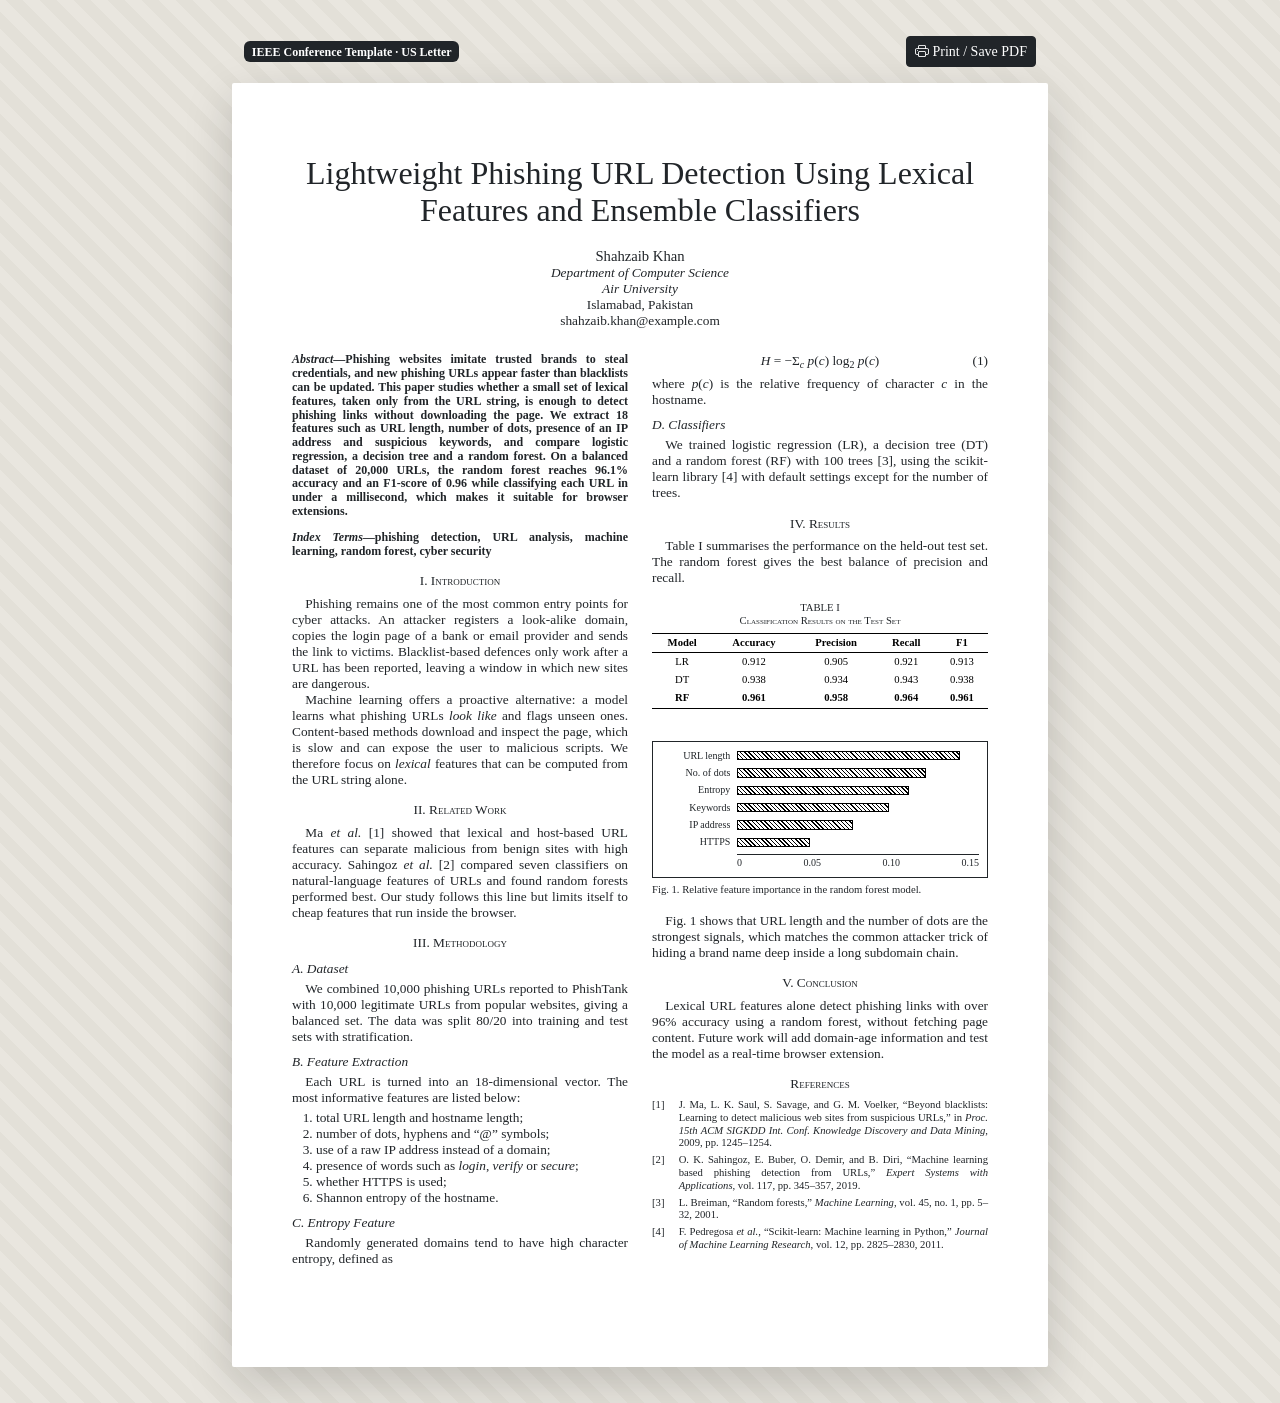
<file: ShahzebHussain/Lab 3/Task-1-Bootstrap/4-IEEE-Paper-Template/index.html>
<!DOCTYPE html>
<html lang="en">
<head>
  <meta charset="UTF-8">
  <meta name="viewport" content="width=device-width, initial-scale=1.0">
  <title>IEEE Paper: Lightweight Phishing URL Detection</title>
  <link href="https://cdn.jsdelivr.net/npm/bootstrap@5.3.3/dist/css/bootstrap.min.css" rel="stylesheet">
  <link href="https://cdn.jsdelivr.net/npm/bootstrap-icons@1.11.3/font/bootstrap-icons.min.css" rel="stylesheet">
  <link rel="stylesheet" href="style.css">
</head>
<body>
  <!-- toolbar (hidden when printing) -->
  <div class="container d-print-none mb-3" style="max-width: 8.5in;">
    <div class="d-flex justify-content-between align-items-center">
      <span class="badge text-bg-dark">IEEE Conference Template · US Letter</span>
      <button class="btn btn-sm btn-dark" onclick="window.print()"><i class="bi bi-printer"></i> Print / Save PDF</button>
    </div>
  </div>

  <main class="card sheet border-0 shadow-lg mx-auto">
    <section class="text-center mb-4">
      <h1 class="paper-title">Lightweight Phishing URL Detection Using Lexical Features and Ensemble Classifiers</h1>
      <div class="d-inline-block">
        <p class="au-name mb-0">Shahzaib Khan</p>
        <p class="mb-0"><em>Department of Computer Science</em></p>
        <p class="mb-0"><em>Air University</em></p>
        <p class="mb-0">Islamabad, Pakistan</p>
        <p class="mb-0">shahzaib.khan@example.com</p>
      </div>
    </section>

    <section class="body-text">
      <p class="abs"><strong><em>Abstract</em>—Phishing websites imitate trusted brands to steal credentials, and new phishing URLs appear faster than blacklists can be updated. This paper studies whether a small set of lexical features, taken only from the URL string, is enough to detect phishing links without downloading the page. We extract 18 features such as URL length, number of dots, presence of an IP address and suspicious keywords, and compare logistic regression, a decision tree and a random forest. On a balanced dataset of 20,000 URLs, the random forest reaches 96.1% accuracy and an F1-score of 0.96 while classifying each URL in under a millisecond, which makes it suitable for browser extensions.</strong></p>

      <p class="kw"><strong><em>Index Terms</em>—phishing detection, URL analysis, machine learning, random forest, cyber security</strong></p>

      <h2>Introduction</h2>
      <p>Phishing remains one of the most common entry points for cyber attacks. An attacker registers a look-alike domain, copies the login page of a bank or email provider and sends the link to victims. Blacklist-based defences only work after a URL has been reported, leaving a window in which new sites are dangerous.</p>
      <p>Machine learning offers a proactive alternative: a model learns what phishing URLs <em>look like</em> and flags unseen ones. Content-based methods download and inspect the page, which is slow and can expose the user to malicious scripts. We therefore focus on <em>lexical</em> features that can be computed from the URL string alone.</p>

      <h2>Related Work</h2>
      <p>Ma <em>et al.</em> [1] showed that lexical and host-based URL features can separate malicious from benign sites with high accuracy. Sahingoz <em>et al.</em> [2] compared seven classifiers on natural-language features of URLs and found random forests performed best. Our study follows this line but limits itself to cheap features that run inside the browser.</p>

      <h2>Methodology</h2>
      <h3>Dataset</h3>
      <p>We combined 10,000 phishing URLs reported to PhishTank with 10,000 legitimate URLs from popular websites, giving a balanced set. The data was split 80/20 into training and test sets with stratification.</p>

      <h3>Feature Extraction</h3>
      <p>Each URL is turned into an 18-dimensional vector. The most informative features are listed below:</p>
      <ol class="feat">
        <li>total URL length and hostname length;</li>
        <li>number of dots, hyphens and “@” symbols;</li>
        <li>use of a raw IP address instead of a domain;</li>
        <li>presence of words such as <em>login</em>, <em>verify</em> or <em>secure</em>;</li>
        <li>whether HTTPS is used;</li>
        <li>Shannon entropy of the hostname.</li>
      </ol>

      <h3>Entropy Feature</h3>
      <p>Randomly generated domains tend to have high character entropy, defined as</p>
      <p class="math d-flex justify-content-center position-relative"><span><em>H</em> = −Σ<sub><em>c</em></sub> <em>p</em>(<em>c</em>) log<sub>2</sub> <em>p</em>(<em>c</em>)</span><span class="position-absolute end-0">(1)</span></p>
      <p class="cont">where <em>p</em>(<em>c</em>) is the relative frequency of character <em>c</em> in the hostname.</p>

      <h3>Classifiers</h3>
      <p>We trained logistic regression (LR), a decision tree (DT) and a random forest (RF) with 100 trees [3], using the scikit-learn library [4] with default settings except for the number of trees.</p>

      <h2>Results</h2>
      <p>Table I summarises the performance on the held-out test set. The random forest gives the best balance of precision and recall.</p>

      <figure class="table-wrap my-3">
        <figcaption class="tcap text-center">TABLE I<br><span>Classification Results on the Test Set</span></figcaption>
        <table class="table table-sm table-borderless text-center mb-0 ieee-table">
          <thead>
            <tr><th>Model</th><th>Accuracy</th><th>Precision</th><th>Recall</th><th>F1</th></tr>
          </thead>
          <tbody>
            <tr><td>LR</td><td>0.912</td><td>0.905</td><td>0.921</td><td>0.913</td></tr>
            <tr><td>DT</td><td>0.938</td><td>0.934</td><td>0.943</td><td>0.938</td></tr>
            <tr class="fw-bold"><td>RF</td><td>0.961</td><td>0.958</td><td>0.964</td><td>0.961</td></tr>
          </tbody>
        </table>
      </figure>

      <figure class="figure w-100 my-3">
        <div class="chart border border-dark p-2" aria-label="Bar chart of feature importance">
          <div class="row-bar"><span>URL length</span><div class="progress"><div class="progress-bar" style="width: 92%"></div></div></div>
          <div class="row-bar"><span>No. of dots</span><div class="progress"><div class="progress-bar" style="width: 78%"></div></div></div>
          <div class="row-bar"><span>Entropy</span><div class="progress"><div class="progress-bar" style="width: 71%"></div></div></div>
          <div class="row-bar"><span>Keywords</span><div class="progress"><div class="progress-bar" style="width: 63%"></div></div></div>
          <div class="row-bar"><span>IP address</span><div class="progress"><div class="progress-bar" style="width: 48%"></div></div></div>
          <div class="row-bar"><span>HTTPS</span><div class="progress"><div class="progress-bar" style="width: 30%"></div></div></div>
          <div class="axis d-flex justify-content-between border-top border-dark"><span>0</span><span>0.05</span><span>0.10</span><span>0.15</span></div>
        </div>
        <figcaption class="figure-caption fcap text-dark">Fig. 1. Relative feature importance in the random forest model.</figcaption>
      </figure>

      <p>Fig. 1 shows that URL length and the number of dots are the strongest signals, which matches the common attacker trick of hiding a brand name deep inside a long subdomain chain.</p>

      <h2>Conclusion</h2>
      <p>Lexical URL features alone detect phishing links with over 96% accuracy using a random forest, without fetching page content. Future work will add domain-age information and test the model as a real-time browser extension.</p>

      <h2 class="nonum">References</h2>
      <ol class="refs list-unstyled">
        <li>J. Ma, L. K. Saul, S. Savage, and G. M. Voelker, “Beyond blacklists: Learning to detect malicious web sites from suspicious URLs,” in <em>Proc. 15th ACM SIGKDD Int. Conf. Knowledge Discovery and Data Mining</em>, 2009, pp. 1245–1254.</li>
        <li>O. K. Sahingoz, E. Buber, O. Demir, and B. Diri, “Machine learning based phishing detection from URLs,” <em>Expert Systems with Applications</em>, vol. 117, pp. 345–357, 2019.</li>
        <li>L. Breiman, “Random forests,” <em>Machine Learning</em>, vol. 45, no. 1, pp. 5–32, 2001.</li>
        <li>F. Pedregosa <em>et al.</em>, “Scikit-learn: Machine learning in Python,” <em>Journal of Machine Learning Research</em>, vol. 12, pp. 2825–2830, 2011.</li>
      </ol>
    </section>
  </main>

  <script src="https://cdn.jsdelivr.net/npm/bootstrap@5.3.3/dist/js/bootstrap.bundle.min.js"></script>
</body>
</html>
</file>
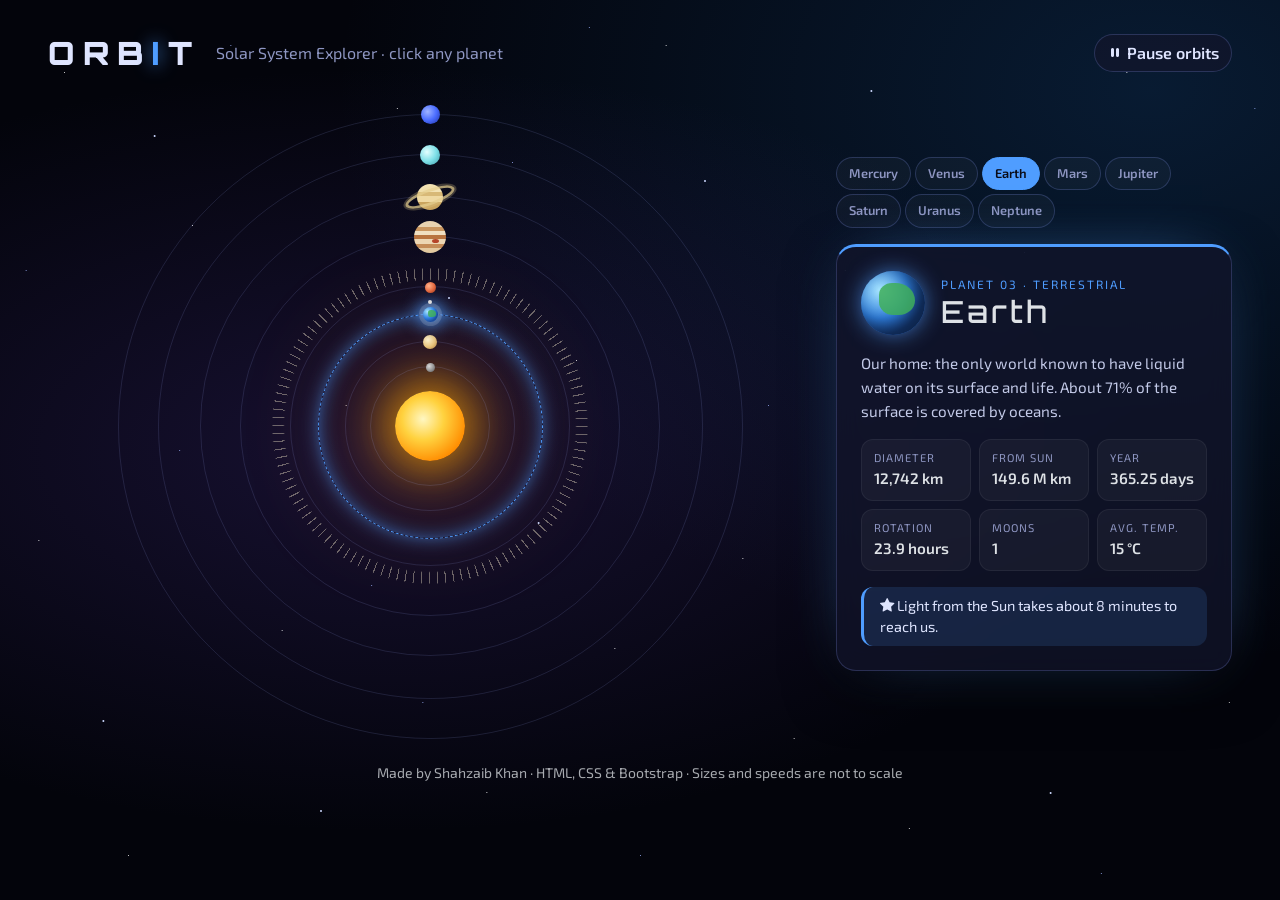
<file: ShahzebHussain/Lab 3/Task-1-Bootstrap/5-Custom-UI/index.html>
<!DOCTYPE html>
<html lang="en" data-bs-theme="dark">
<head>
  <meta charset="UTF-8">
  <meta name="viewport" content="width=device-width, initial-scale=1.0">
  <title>Orbit · Solar System Explorer</title>
  <link rel="preconnect" href="https://fonts.googleapis.com">
  <link href="https://fonts.googleapis.com/css2?family=Orbitron:wght@500;700;900&family=Exo+2:wght@300;400;600&display=swap" rel="stylesheet">
  <link href="https://cdn.jsdelivr.net/npm/bootstrap@5.3.3/dist/css/bootstrap.min.css" rel="stylesheet">
  <link href="https://cdn.jsdelivr.net/npm/bootstrap-icons@1.11.3/font/bootstrap-icons.min.css" rel="stylesheet">
  <link rel="stylesheet" href="style.css">
</head>
<body data-planet="earth">
  <div class="stars s1"></div>
  <div class="stars s2"></div>
  <div class="stars s3"></div>

  <!-- ============ HEADER (Bootstrap navbar) ============ -->
  <nav class="navbar px-3 px-lg-5 pt-4">
    <div class="d-flex flex-wrap align-items-center gap-3 w-100">
      <a class="navbar-brand logo m-0" href="#">ORB<span>I</span>T</a>
      <span class="navbar-text tagline">Solar System Explorer · click any planet</span>
      <input type="checkbox" class="btn-check" id="pause" autocomplete="off">
      <label class="btn rounded-pill pause-btn ms-sm-auto" for="pause">
        <span class="when-running"><i class="bi bi-pause-fill"></i> Pause orbits</span>
        <span class="when-paused"><i class="bi bi-play-fill"></i> Resume orbits</span>
      </label>
    </div>
  </nav>

  <main class="container-fluid px-3 px-lg-5 py-3">
    <div class="row g-4 align-items-center">
      <!-- ============ SOLAR SYSTEM ============ -->
      <div class="col-xl">
        <section class="system" aria-label="Solar system">
        <div class="sun"></div>
        <div class="orbit o-mercury"><button class="planet mercury" data-planet="mercury" title="Mercury" aria-label="Mercury"></button></div>
        <div class="orbit o-venus"><button class="planet venus" data-planet="venus" title="Venus" aria-label="Venus"></button></div>
        <div class="orbit o-earth"><button class="planet earth" data-planet="earth" title="Earth" aria-label="Earth"><span class="moon"></span></button></div>
        <div class="orbit o-mars"><button class="planet mars" data-planet="mars" title="Mars" aria-label="Mars"></button></div>
        <div class="belt"></div>
        <div class="orbit o-jupiter"><button class="planet jupiter" data-planet="jupiter" title="Jupiter" aria-label="Jupiter"></button></div>
        <div class="orbit o-saturn"><button class="planet saturn" data-planet="saturn" title="Saturn" aria-label="Saturn"><span class="ring"></span></button></div>
        <div class="orbit o-uranus"><button class="planet uranus" data-planet="uranus" title="Uranus" aria-label="Uranus"></button></div>
        <div class="orbit o-neptune"><button class="planet neptune" data-planet="neptune" title="Neptune" aria-label="Neptune"></button></div>
        </section>
      </div>

      <!-- ============ INFO (nav-pills + tab panes) ============ -->
      <div class="col-xl-auto info">
        <ul class="nav nav-pills picker flex-wrap gap-1 mb-3" role="tablist">
          <li class="nav-item"><button class="nav-link rounded-pill" data-bs-toggle="pill" data-bs-target="#c-mercury" data-planet="mercury" type="button">Mercury</button></li>
          <li class="nav-item"><button class="nav-link rounded-pill" data-bs-toggle="pill" data-bs-target="#c-venus" data-planet="venus" type="button">Venus</button></li>
          <li class="nav-item"><button class="nav-link rounded-pill active" data-bs-toggle="pill" data-bs-target="#c-earth" data-planet="earth" type="button">Earth</button></li>
          <li class="nav-item"><button class="nav-link rounded-pill" data-bs-toggle="pill" data-bs-target="#c-mars" data-planet="mars" type="button">Mars</button></li>
          <li class="nav-item"><button class="nav-link rounded-pill" data-bs-toggle="pill" data-bs-target="#c-jupiter" data-planet="jupiter" type="button">Jupiter</button></li>
          <li class="nav-item"><button class="nav-link rounded-pill" data-bs-toggle="pill" data-bs-target="#c-saturn" data-planet="saturn" type="button">Saturn</button></li>
          <li class="nav-item"><button class="nav-link rounded-pill" data-bs-toggle="pill" data-bs-target="#c-uranus" data-planet="uranus" type="button">Uranus</button></li>
          <li class="nav-item"><button class="nav-link rounded-pill" data-bs-toggle="pill" data-bs-target="#c-neptune" data-planet="neptune" type="button">Neptune</button></li>
        </ul>
        <div class="tab-content">
          <article class="tab-pane fade" id="c-mercury" role="tabpanel">
            <div class="card planet-card">
              <div class="card-body p-4">
                <div class="d-flex align-items-center gap-3 mb-3"><span class="swatch mercury"></span><div><p class="kicker mb-0">Planet 01 · Terrestrial</p><h2 class="mb-0">Mercury</h2></div></div>
                <p class="desc">The smallest planet and the closest to the Sun. It has almost no atmosphere, so temperatures swing wildly between day and night.</p>
                <dl class="row row-cols-2 row-cols-sm-3 g-2 mb-3">
              <div class="col"><div class="stat h-100"><dt>Diameter</dt><dd class="mb-0">4,879 km</dd></div></div>
              <div class="col"><div class="stat h-100"><dt>From Sun</dt><dd class="mb-0">57.9 M km</dd></div></div>
              <div class="col"><div class="stat h-100"><dt>Year</dt><dd class="mb-0">88 days</dd></div></div>
              <div class="col"><div class="stat h-100"><dt>Rotation</dt><dd class="mb-0">58.6 days</dd></div></div>
              <div class="col"><div class="stat h-100"><dt>Moons</dt><dd class="mb-0">0</dd></div></div>
              <div class="col"><div class="stat h-100"><dt>Temp.</dt><dd class="mb-0">−173 to 427 °C</dd></div></div>
                </dl>
                <div class="alert fact mb-0 py-2"><i class="bi bi-star-fill"></i> A year on Mercury is only 88 Earth days.</div>
              </div>
            </div>
          </article>
          <article class="tab-pane fade" id="c-venus" role="tabpanel">
            <div class="card planet-card">
              <div class="card-body p-4">
                <div class="d-flex align-items-center gap-3 mb-3"><span class="swatch venus"></span><div><p class="kicker mb-0">Planet 02 · Terrestrial</p><h2 class="mb-0">Venus</h2></div></div>
                <p class="desc">Wrapped in thick clouds of sulphuric acid, Venus traps heat in a runaway greenhouse effect and spins backwards compared with most planets.</p>
                <dl class="row row-cols-2 row-cols-sm-3 g-2 mb-3">
              <div class="col"><div class="stat h-100"><dt>Diameter</dt><dd class="mb-0">12,104 km</dd></div></div>
              <div class="col"><div class="stat h-100"><dt>From Sun</dt><dd class="mb-0">108.2 M km</dd></div></div>
              <div class="col"><div class="stat h-100"><dt>Year</dt><dd class="mb-0">225 days</dd></div></div>
              <div class="col"><div class="stat h-100"><dt>Rotation</dt><dd class="mb-0">243 days</dd></div></div>
              <div class="col"><div class="stat h-100"><dt>Moons</dt><dd class="mb-0">0</dd></div></div>
              <div class="col"><div class="stat h-100"><dt>Avg. temp.</dt><dd class="mb-0">464 °C</dd></div></div>
                </dl>
                <div class="alert fact mb-0 py-2"><i class="bi bi-star-fill"></i> Hottest planet, and its day is longer than its year.</div>
              </div>
            </div>
          </article>
          <article class="tab-pane fade show active" id="c-earth" role="tabpanel">
            <div class="card planet-card">
              <div class="card-body p-4">
                <div class="d-flex align-items-center gap-3 mb-3"><span class="swatch earth"></span><div><p class="kicker mb-0">Planet 03 · Terrestrial</p><h2 class="mb-0">Earth</h2></div></div>
                <p class="desc">Our home: the only world known to have liquid water on its surface and life. About 71% of the surface is covered by oceans.</p>
                <dl class="row row-cols-2 row-cols-sm-3 g-2 mb-3">
              <div class="col"><div class="stat h-100"><dt>Diameter</dt><dd class="mb-0">12,742 km</dd></div></div>
              <div class="col"><div class="stat h-100"><dt>From Sun</dt><dd class="mb-0">149.6 M km</dd></div></div>
              <div class="col"><div class="stat h-100"><dt>Year</dt><dd class="mb-0">365.25 days</dd></div></div>
              <div class="col"><div class="stat h-100"><dt>Rotation</dt><dd class="mb-0">23.9 hours</dd></div></div>
              <div class="col"><div class="stat h-100"><dt>Moons</dt><dd class="mb-0">1</dd></div></div>
              <div class="col"><div class="stat h-100"><dt>Avg. temp.</dt><dd class="mb-0">15 °C</dd></div></div>
                </dl>
                <div class="alert fact mb-0 py-2"><i class="bi bi-star-fill"></i> Light from the Sun takes about 8 minutes to reach us.</div>
              </div>
            </div>
          </article>
          <article class="tab-pane fade" id="c-mars" role="tabpanel">
            <div class="card planet-card">
              <div class="card-body p-4">
                <div class="d-flex align-items-center gap-3 mb-3"><span class="swatch mars"></span><div><p class="kicker mb-0">Planet 04 · Terrestrial</p><h2 class="mb-0">Mars</h2></div></div>
                <p class="desc">The Red Planet gets its colour from iron oxide dust. It has seasons, polar ice caps and the tallest volcano in the solar system.</p>
                <dl class="row row-cols-2 row-cols-sm-3 g-2 mb-3">
              <div class="col"><div class="stat h-100"><dt>Diameter</dt><dd class="mb-0">6,779 km</dd></div></div>
              <div class="col"><div class="stat h-100"><dt>From Sun</dt><dd class="mb-0">227.9 M km</dd></div></div>
              <div class="col"><div class="stat h-100"><dt>Year</dt><dd class="mb-0">687 days</dd></div></div>
              <div class="col"><div class="stat h-100"><dt>Rotation</dt><dd class="mb-0">24.6 hours</dd></div></div>
              <div class="col"><div class="stat h-100"><dt>Moons</dt><dd class="mb-0">2</dd></div></div>
              <div class="col"><div class="stat h-100"><dt>Avg. temp.</dt><dd class="mb-0">−65 °C</dd></div></div>
                </dl>
                <div class="alert fact mb-0 py-2"><i class="bi bi-star-fill"></i> Olympus Mons is about 2.5× taller than Mount Everest.</div>
              </div>
            </div>
          </article>
          <article class="tab-pane fade" id="c-jupiter" role="tabpanel">
            <div class="card planet-card">
              <div class="card-body p-4">
                <div class="d-flex align-items-center gap-3 mb-3"><span class="swatch jupiter"></span><div><p class="kicker mb-0">Planet 05 · Gas giant</p><h2 class="mb-0">Jupiter</h2></div></div>
                <p class="desc">The largest planet, more than twice as massive as all the others combined. Its Great Red Spot is a storm bigger than Earth.</p>
                <dl class="row row-cols-2 row-cols-sm-3 g-2 mb-3">
              <div class="col"><div class="stat h-100"><dt>Diameter</dt><dd class="mb-0">139,820 km</dd></div></div>
              <div class="col"><div class="stat h-100"><dt>From Sun</dt><dd class="mb-0">778.5 M km</dd></div></div>
              <div class="col"><div class="stat h-100"><dt>Year</dt><dd class="mb-0">11.9 years</dd></div></div>
              <div class="col"><div class="stat h-100"><dt>Rotation</dt><dd class="mb-0">9.9 hours</dd></div></div>
              <div class="col"><div class="stat h-100"><dt>Moons</dt><dd class="mb-0">95</dd></div></div>
              <div class="col"><div class="stat h-100"><dt>Cloud temp.</dt><dd class="mb-0">−110 °C</dd></div></div>
                </dl>
                <div class="alert fact mb-0 py-2"><i class="bi bi-star-fill"></i> It has the shortest day of any planet.</div>
              </div>
            </div>
          </article>
          <article class="tab-pane fade" id="c-saturn" role="tabpanel">
            <div class="card planet-card">
              <div class="card-body p-4">
                <div class="d-flex align-items-center gap-3 mb-3"><span class="swatch saturn"></span><div><p class="kicker mb-0">Planet 06 · Gas giant</p><h2 class="mb-0">Saturn</h2></div></div>
                <p class="desc">Famous for its bright ring system of ice and rock. Saturn is so light for its size that it would float in a big enough bathtub.</p>
                <dl class="row row-cols-2 row-cols-sm-3 g-2 mb-3">
              <div class="col"><div class="stat h-100"><dt>Diameter</dt><dd class="mb-0">116,460 km</dd></div></div>
              <div class="col"><div class="stat h-100"><dt>From Sun</dt><dd class="mb-0">1.43 B km</dd></div></div>
              <div class="col"><div class="stat h-100"><dt>Year</dt><dd class="mb-0">29.4 years</dd></div></div>
              <div class="col"><div class="stat h-100"><dt>Rotation</dt><dd class="mb-0">10.7 hours</dd></div></div>
              <div class="col"><div class="stat h-100"><dt>Moons</dt><dd class="mb-0">274</dd></div></div>
              <div class="col"><div class="stat h-100"><dt>Cloud temp.</dt><dd class="mb-0">−140 °C</dd></div></div>
                </dl>
                <div class="alert fact mb-0 py-2"><i class="bi bi-star-fill"></i> Its density is lower than that of water.</div>
              </div>
            </div>
          </article>
          <article class="tab-pane fade" id="c-uranus" role="tabpanel">
            <div class="card planet-card">
              <div class="card-body p-4">
                <div class="d-flex align-items-center gap-3 mb-3"><span class="swatch uranus"></span><div><p class="kicker mb-0">Planet 07 · Ice giant</p><h2 class="mb-0">Uranus</h2></div></div>
                <p class="desc">An ice giant tilted about 98° on its side, so it rolls around the Sun. Methane in its atmosphere gives it a pale cyan colour.</p>
                <dl class="row row-cols-2 row-cols-sm-3 g-2 mb-3">
              <div class="col"><div class="stat h-100"><dt>Diameter</dt><dd class="mb-0">50,724 km</dd></div></div>
              <div class="col"><div class="stat h-100"><dt>From Sun</dt><dd class="mb-0">2.87 B km</dd></div></div>
              <div class="col"><div class="stat h-100"><dt>Year</dt><dd class="mb-0">84 years</dd></div></div>
              <div class="col"><div class="stat h-100"><dt>Rotation</dt><dd class="mb-0">17.2 hours</dd></div></div>
              <div class="col"><div class="stat h-100"><dt>Moons</dt><dd class="mb-0">28</dd></div></div>
              <div class="col"><div class="stat h-100"><dt>Cloud temp.</dt><dd class="mb-0">−195 °C</dd></div></div>
                </dl>
                <div class="alert fact mb-0 py-2"><i class="bi bi-star-fill"></i> Each pole gets about 42 years of continuous sunlight.</div>
              </div>
            </div>
          </article>
          <article class="tab-pane fade" id="c-neptune" role="tabpanel">
            <div class="card planet-card">
              <div class="card-body p-4">
                <div class="d-flex align-items-center gap-3 mb-3"><span class="swatch neptune"></span><div><p class="kicker mb-0">Planet 08 · Ice giant</p><h2 class="mb-0">Neptune</h2></div></div>
                <p class="desc">The farthest planet: dark, cold and swept by the fastest winds in the solar system. It was found by mathematics before it was seen.</p>
                <dl class="row row-cols-2 row-cols-sm-3 g-2 mb-3">
              <div class="col"><div class="stat h-100"><dt>Diameter</dt><dd class="mb-0">49,244 km</dd></div></div>
              <div class="col"><div class="stat h-100"><dt>From Sun</dt><dd class="mb-0">4.5 B km</dd></div></div>
              <div class="col"><div class="stat h-100"><dt>Year</dt><dd class="mb-0">165 years</dd></div></div>
              <div class="col"><div class="stat h-100"><dt>Rotation</dt><dd class="mb-0">16.1 hours</dd></div></div>
              <div class="col"><div class="stat h-100"><dt>Moons</dt><dd class="mb-0">16</dd></div></div>
              <div class="col"><div class="stat h-100"><dt>Cloud temp.</dt><dd class="mb-0">−200 °C</dd></div></div>
                </dl>
                <div class="alert fact mb-0 py-2"><i class="bi bi-star-fill"></i> Winds reach about 2,100 km/h.</div>
              </div>
            </div>
          </article>
        </div>
      </div>
    </div>
  </main>

  <footer class="text-center text-body-secondary small pb-4">Made by Shahzaib Khan · HTML, CSS &amp; Bootstrap · Sizes and speeds are not to scale</footer>

  <script src="https://cdn.jsdelivr.net/npm/bootstrap@5.3.3/dist/js/bootstrap.bundle.min.js"></script>
  <script>
    // Selecting a planet (pill or the planet itself) shows its card and updates the accent colour.
    function select(name) {
      document.body.dataset.planet = name;
      bootstrap.Tab.getOrCreateInstance(document.querySelector(`.picker [data-planet="${name}"]`)).show();
    }
    document.querySelectorAll('.planet').forEach(p => p.addEventListener('click', () => select(p.dataset.planet)));
    document.querySelectorAll('.picker [data-planet]').forEach(b =>
      b.addEventListener('shown.bs.tab', () => document.body.dataset.planet = b.dataset.planet));

    // Pause toggle
    document.getElementById('pause').addEventListener('change', e =>
      document.body.classList.toggle('paused', e.target.checked));
  </script>
</body>
</html>
</file>
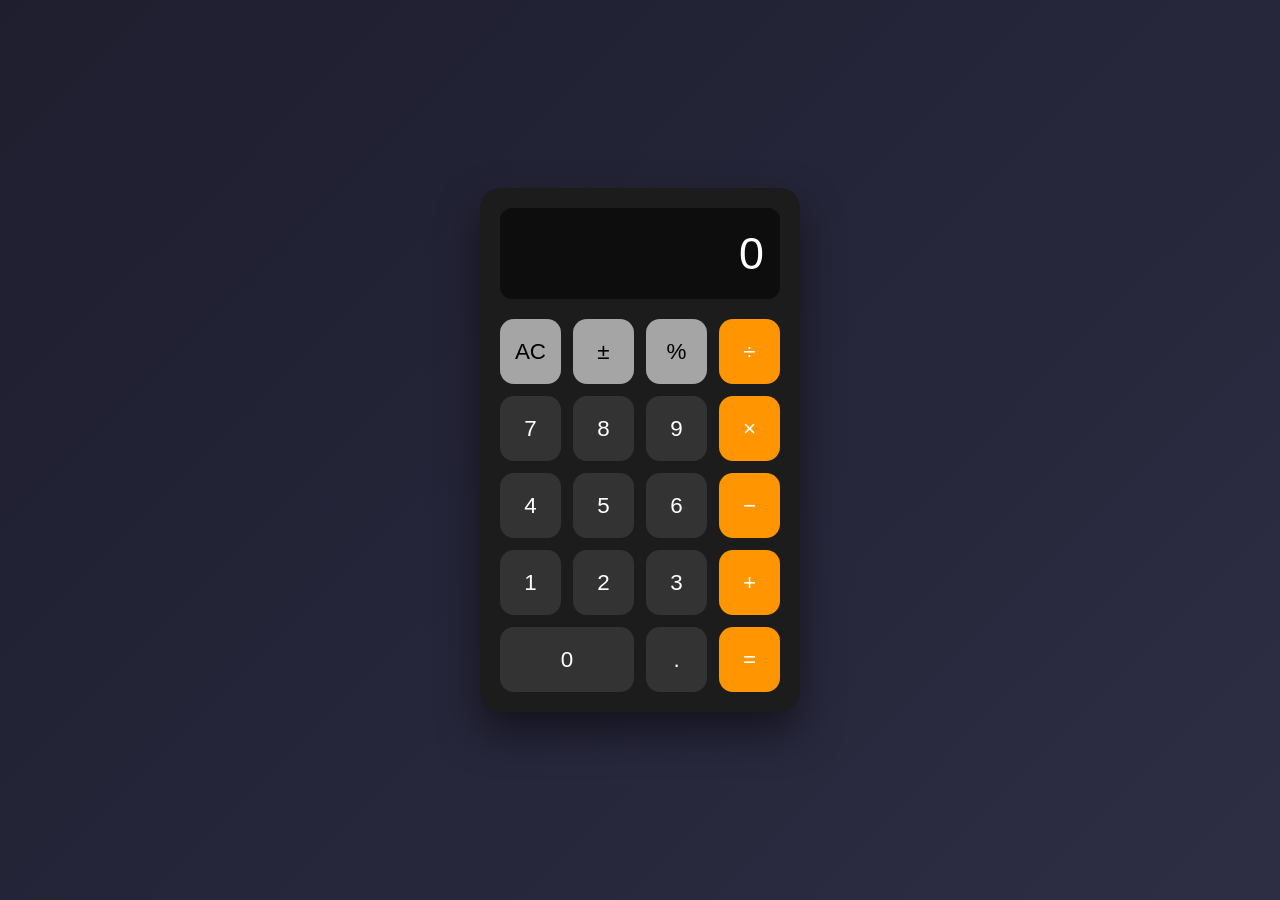
<file: calculator.html>
<!DOCTYPE html>
<html lang="en">
<head>
  <meta charset="UTF-8">
  <meta name="viewport" content="width=device-width, initial-scale=1.0">
  <title>Calculator</title>
  <style>
    * {
      margin: 0;
      padding: 0;
      box-sizing: border-box;
      font-family: 'Segoe UI', Tahoma, Geneva, Verdana, sans-serif;
    }

    body {
      min-height: 100vh;
      display: flex;
      justify-content: center;
      align-items: center;
      background: linear-gradient(135deg, #1e1e2f, #2d2d44);
    }

    .calculator {
      width: 320px;
      background: #1c1c1c;
      border-radius: 20px;
      padding: 20px;
      box-shadow: 0 20px 40px rgba(0, 0, 0, 0.5);
    }

    .display {
      background: #0d0d0d;
      color: #fff;
      font-size: 2.8rem;
      text-align: right;
      padding: 20px 15px;
      border-radius: 12px;
      margin-bottom: 20px;
      min-height: 80px;
      overflow-x: auto;
      letter-spacing: 1px;
    }

    .buttons {
      display: grid;
      grid-template-columns: repeat(4, 1fr);
      gap: 12px;
    }

    button {
      border: none;
      outline: none;
      height: 65px;
      border-radius: 14px;
      font-size: 1.4rem;
      font-weight: 500;
      cursor: pointer;
      transition: all 0.15s ease;
      color: white;
    }

    button:active {
      transform: scale(0.95);
    }

    /* Number buttons */
    .btn-number {
      background: #333;
    }
    .btn-number:hover {
      background: #444;
    }

    /* Operator buttons */
    .btn-operator {
      background: #ff9500;
    }
    .btn-operator:hover {
      background: #ffaa33;
    }

    /* Clear / special buttons */
    .btn-clear {
      background: #a5a5a5;
      color: #000;
    }
    .btn-clear:hover {
      background: #c0c0c0;
    }

    /* Zero button (double width) */
    .btn-zero {
      grid-column: span 2;
    }

    /* Equals button */
    .btn-equal {
      background: #ff9500;
    }
  </style>
</head>
<body>

  <div class="calculator">
    <div class="display">0</div>

    <div class="buttons">
      <button class="btn-clear">AC</button>
      <button class="btn-clear">±</button>
      <button class="btn-clear">%</button>
      <button class="btn-operator">÷</button>

      <button class="btn-number">7</button>
      <button class="btn-number">8</button>
      <button class="btn-number">9</button>
      <button class="btn-operator">×</button>

      <button class="btn-number">4</button>
      <button class="btn-number">5</button>
      <button class="btn-number">6</button>
      <button class="btn-operator">−</button>

      <button class="btn-number">1</button>
      <button class="btn-number">2</button>
      <button class="btn-number">3</button>
      <button class="btn-operator">+</button>

      <button class="btn-number btn-zero">0</button>
      <button class="btn-number">.</button>
      <button class="btn-equal">=</button>
    </div>
  </div>

</body>
</html>
</file>
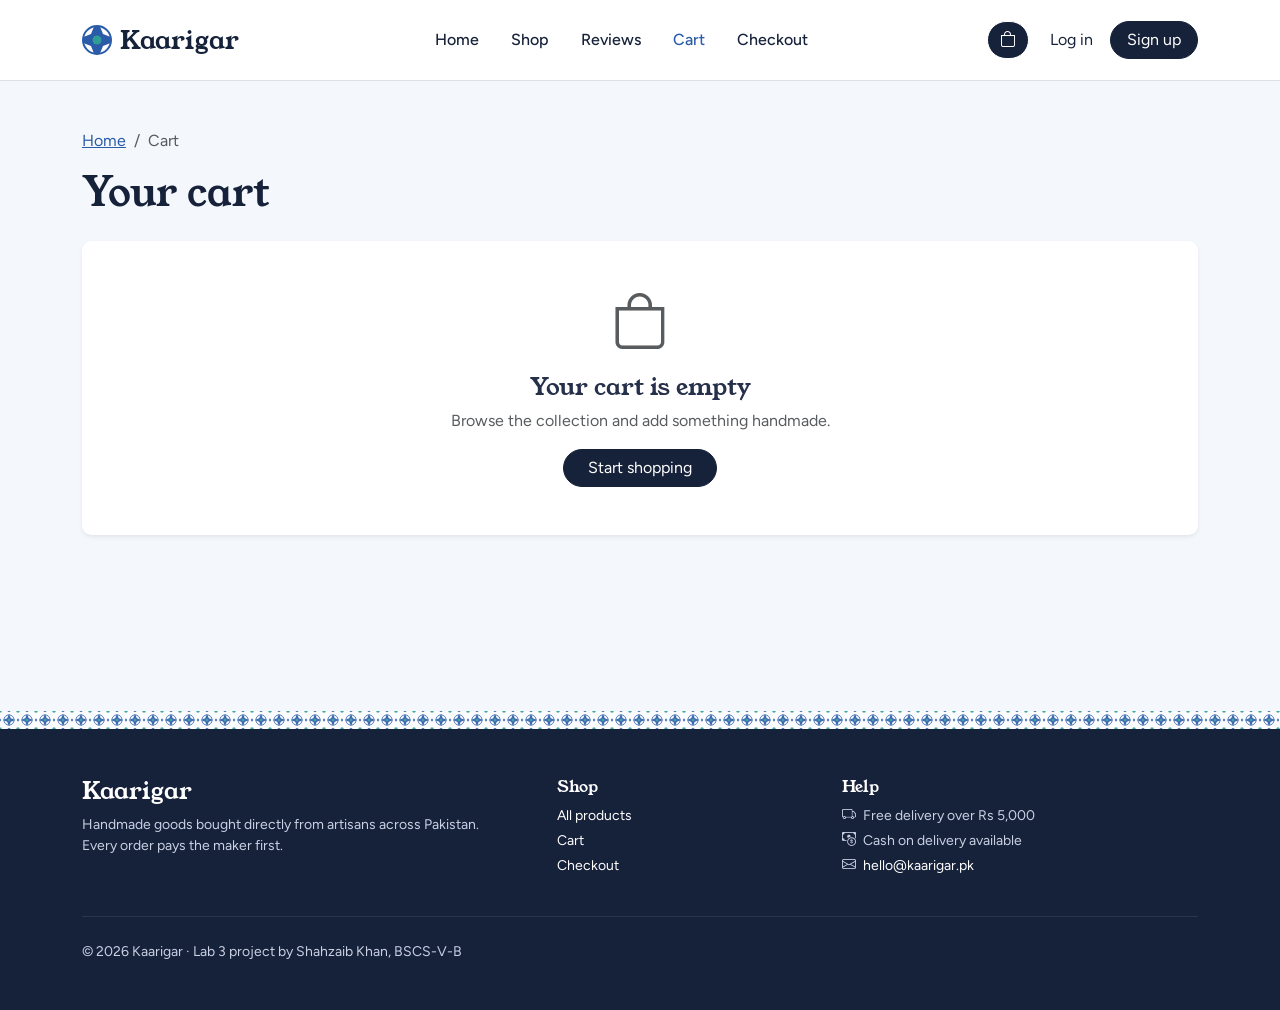
<file: ShahzebHussain/Lab 3/Task-2-Ecommerce-Store/cart.html>
<!DOCTYPE html>
<html lang="en">
<head>
  <meta charset="UTF-8">
  <meta name="viewport" content="width=device-width, initial-scale=1.0">
  <title>Cart · Kaarigar</title>
  <link rel="preconnect" href="https://fonts.googleapis.com">
  <link href="https://fonts.googleapis.com/css2?family=Figtree:wght@400;500;600;700&family=Young+Serif&display=swap" rel="stylesheet">
  <link href="https://cdn.jsdelivr.net/npm/bootstrap@5.3.3/dist/css/bootstrap.min.css" rel="stylesheet">
  <link href="https://cdn.jsdelivr.net/npm/bootstrap-icons@1.11.3/font/bootstrap-icons.min.css" rel="stylesheet">
  <link rel="stylesheet" href="css/style.css">
</head>
<body>
  <!-- ============ NAVBAR ============ -->
  <nav class="navbar navbar-expand-lg bg-white border-bottom sticky-top py-3">
    <div class="container">
      <a class="navbar-brand" href="index.html"><span class="brand-mark"></span>Kaarigar</a>
      <div class="d-flex align-items-center gap-2 order-lg-last">
        <a href="cart.html" class="btn btn-outline-ink rounded-pill cart-btn active" aria-current="page" aria-label="Cart">
          <i class="bi bi-bag"></i>
          <span class="position-absolute top-0 start-100 translate-middle badge rounded-pill bg-warning text-dark d-none" data-cart-count>0</span>
        </a>
        <div id="userMenu" class="d-none d-sm-flex align-items-center gap-1"></div>
        <button class="navbar-toggler border-0" type="button" data-bs-toggle="collapse" data-bs-target="#mainNav" aria-controls="mainNav" aria-expanded="false" aria-label="Toggle navigation">
          <span class="navbar-toggler-icon"></span>
        </button>
      </div>
      <div class="collapse navbar-collapse" id="mainNav">
        <ul class="navbar-nav mx-lg-auto gap-lg-3 mt-3 mt-lg-0">
          <li class="nav-item"><a class="nav-link" href="index.html">Home</a></li>
          <li class="nav-item"><a class="nav-link" href="index.html#shop">Shop</a></li>
          <li class="nav-item"><a class="nav-link" href="index.html#reviews">Reviews</a></li>
          <li class="nav-item"><a class="nav-link active" aria-current="page" href="cart.html">Cart</a></li>
          <li class="nav-item"><a class="nav-link" href="checkout.html">Checkout</a></li>
          <li class="nav-item d-sm-none"><a class="nav-link" href="login.html">Log in / Sign up</a></li>
        </ul>
      </div>
    </div>
  </nav>

  <main class="bg-porcelain py-5" style="min-height: 70vh;">
    <div class="container">
      <nav aria-label="breadcrumb">
        <ol class="breadcrumb small">
          <li class="breadcrumb-item"><a href="index.html">Home</a></li>
          <li class="breadcrumb-item active" aria-current="page">Cart</li>
        </ol>
      </nav>
      <h1 class="mb-4">Your cart</h1>

      <!-- empty state -->
      <div class="card border-0 shadow-sm text-center p-5 d-none" id="emptyCart">
        <i class="bi bi-bag display-4 text-body-secondary"></i>
        <h2 class="h4 mt-3">Your cart is empty</h2>
        <p class="text-body-secondary">Browse the collection and add something handmade.</p>
        <div><a href="index.html#shop" class="btn btn-ink rounded-pill px-4">Start shopping</a></div>
      </div>

      <div class="row g-4" id="cartArea">
        <!-- cart items -->
        <div class="col-lg-8">
          <div class="card border-0 shadow-sm">
            <div class="card-header bg-white d-flex justify-content-between align-items-center py-3">
              <span class="fw-semibold" id="itemCount"></span>
              <button class="btn btn-sm btn-link link-danger text-decoration-none" data-bs-toggle="modal" data-bs-target="#clearModal"><i class="bi bi-trash3"></i> Clear cart</button>
            </div>
            <ul class="list-group list-group-flush" id="cartItems"></ul>
          </div>
          <a href="index.html#shop" class="btn btn-link link-ink mt-3 px-0"><i class="bi bi-arrow-left"></i> Continue shopping</a>
        </div>

        <!-- order summary -->
        <div class="col-lg-4">
          <div class="card border-0 shadow-sm summary-card">
            <div class="card-body p-4">
              <h2 class="h5 mb-3">Order summary</h2>
              <div id="shipNote" class="small mb-3"></div>
              <dl class="row mb-0">
                <dt class="col-7 fw-normal text-body-secondary">Subtotal</dt><dd class="col-5 text-end" id="subtotal"></dd>
                <dt class="col-7 fw-normal text-body-secondary">Delivery</dt><dd class="col-5 text-end" id="shipping"></dd>
              </dl>
              <hr>
              <div class="d-flex justify-content-between align-items-baseline mb-4">
                <span class="fw-semibold">Total</span><span class="price fs-4" id="total"></span>
              </div>
              <a href="checkout.html" class="btn btn-saffron btn-lg w-100 rounded-pill">Proceed to checkout</a>
              <p class="small text-body-secondary text-center mt-3 mb-0"><i class="bi bi-shield-check"></i> Cash on delivery and card accepted</p>
            </div>
          </div>
        </div>
      </div>
    </div>
  </main>

  <!-- clear-cart confirmation -->
  <div class="modal fade" id="clearModal" tabindex="-1" aria-labelledby="clearTitle" aria-hidden="true">
    <div class="modal-dialog modal-dialog-centered modal-sm">
      <div class="modal-content">
        <div class="modal-body p-4 text-center">
          <h2 class="h5" id="clearTitle">Clear your cart?</h2>
          <p class="text-body-secondary small">This removes every item. You can't undo it.</p>
          <div class="d-flex gap-2">
            <button class="btn btn-outline-ink rounded-pill flex-fill" data-bs-dismiss="modal">Keep items</button>
            <button class="btn btn-danger rounded-pill flex-fill" id="confirmClear">Clear cart</button>
          </div>
        </div>
      </div>
    </div>
  </div>
  <!-- ============ FOOTER ============ -->
  <div class="tile-band"></div>
  <footer class="site-footer py-5">
    <div class="container">
      <div class="row g-4">
        <div class="col-md-5">
          <h2 class="h4">Kaarigar</h2>
          <p class="small mb-0" style="max-width: 26rem;">Handmade goods bought directly from artisans across Pakistan. Every order pays the maker first.</p>
        </div>
        <div class="col-6 col-md-3">
          <h3 class="h6 text-white">Shop</h3>
          <ul class="list-unstyled small d-grid gap-1">
            <li><a href="index.html#shop">All products</a></li>
            <li><a href="cart.html">Cart</a></li>
            <li><a href="checkout.html">Checkout</a></li>
          </ul>
        </div>
        <div class="col-6 col-md-4">
          <h3 class="h6 text-white">Help</h3>
          <ul class="list-unstyled small d-grid gap-1">
            <li><i class="bi bi-truck me-1"></i> Free delivery over Rs 5,000</li>
            <li><i class="bi bi-cash-coin me-1"></i> Cash on delivery available</li>
            <li><i class="bi bi-envelope me-1"></i> <a href="mailto:hello@kaarigar.pk">hello@kaarigar.pk</a></li>
          </ul>
        </div>
      </div>
      <hr class="border-secondary my-4">
      <p class="small mb-0">&copy; <span id="year"></span> Kaarigar · Lab 3 project by Shahzaib Khan, BSCS-V-B</p>
    </div>
  </footer>
  <script src="https://cdn.jsdelivr.net/npm/bootstrap@5.3.3/dist/js/bootstrap.bundle.min.js"></script>
  <script src="js/store.js"></script>
  <script src="js/cart.js"></script>
</body>
</html>
</file>
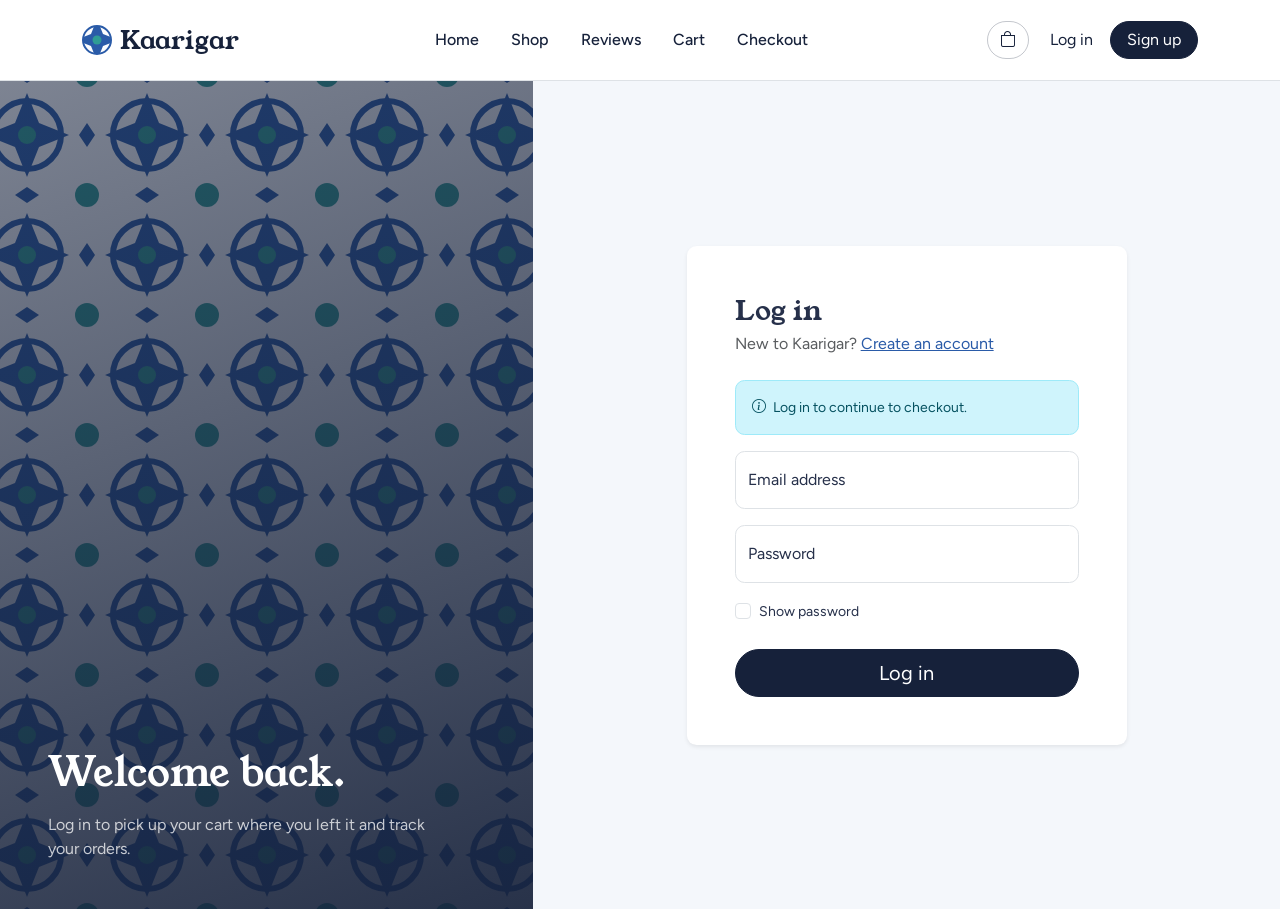
<file: ShahzebHussain/Lab 3/Task-2-Ecommerce-Store/checkout.html>
<!DOCTYPE html>
<html lang="en">
<head>
  <meta charset="UTF-8">
  <meta name="viewport" content="width=device-width, initial-scale=1.0">
  <title>Checkout · Kaarigar</title>
  <link rel="preconnect" href="https://fonts.googleapis.com">
  <link href="https://fonts.googleapis.com/css2?family=Figtree:wght@400;500;600;700&family=Young+Serif&display=swap" rel="stylesheet">
  <link href="https://cdn.jsdelivr.net/npm/bootstrap@5.3.3/dist/css/bootstrap.min.css" rel="stylesheet">
  <link href="https://cdn.jsdelivr.net/npm/bootstrap-icons@1.11.3/font/bootstrap-icons.min.css" rel="stylesheet">
  <link rel="stylesheet" href="css/style.css">
</head>
<body>
  <!-- ============ NAVBAR ============ -->
  <nav class="navbar navbar-expand-lg bg-white border-bottom sticky-top py-3">
    <div class="container">
      <a class="navbar-brand" href="index.html"><span class="brand-mark"></span>Kaarigar</a>
      <div class="d-flex align-items-center gap-2 order-lg-last">
        <a href="cart.html" class="btn btn-outline-ink rounded-pill cart-btn" aria-label="Cart">
          <i class="bi bi-bag"></i>
          <span class="position-absolute top-0 start-100 translate-middle badge rounded-pill bg-warning text-dark d-none" data-cart-count>0</span>
        </a>
        <div id="userMenu" class="d-none d-sm-flex align-items-center gap-1"></div>
        <button class="navbar-toggler border-0" type="button" data-bs-toggle="collapse" data-bs-target="#mainNav" aria-controls="mainNav" aria-expanded="false" aria-label="Toggle navigation">
          <span class="navbar-toggler-icon"></span>
        </button>
      </div>
      <div class="collapse navbar-collapse" id="mainNav">
        <ul class="navbar-nav mx-lg-auto gap-lg-3 mt-3 mt-lg-0">
          <li class="nav-item"><a class="nav-link" href="index.html">Home</a></li>
          <li class="nav-item"><a class="nav-link" href="index.html#shop">Shop</a></li>
          <li class="nav-item"><a class="nav-link" href="index.html#reviews">Reviews</a></li>
          <li class="nav-item"><a class="nav-link" href="cart.html">Cart</a></li>
          <li class="nav-item"><a class="nav-link active" aria-current="page" href="checkout.html">Checkout</a></li>
          <li class="nav-item d-sm-none"><a class="nav-link" href="login.html">Log in / Sign up</a></li>
        </ul>
      </div>
    </div>
  </nav>

  <main class="bg-porcelain py-5" style="min-height: 70vh;">
    <div class="container">
      <nav aria-label="breadcrumb">
        <ol class="breadcrumb small">
          <li class="breadcrumb-item"><a href="index.html">Home</a></li>
          <li class="breadcrumb-item"><a href="cart.html">Cart</a></li>
          <li class="breadcrumb-item active" aria-current="page">Checkout</li>
        </ol>
      </nav>

      <!-- empty cart -->
      <div class="card border-0 shadow-sm text-center p-5 d-none" id="emptyCheckout">
        <i class="bi bi-bag-x display-4 text-body-secondary"></i>
        <h1 class="h4 mt-3">Nothing to check out</h1>
        <p class="text-body-secondary">Your cart is empty. Add a few products first.</p>
        <div><a href="index.html#shop" class="btn btn-ink rounded-pill px-4">Go to shop</a></div>
      </div>

      <!-- order placed -->
      <div class="card border-0 shadow-sm p-4 p-md-5 d-none mx-auto" style="max-width: 640px;" id="orderDone">
        <div class="text-center">
          <span class="d-inline-grid rounded-circle bg-success-subtle text-success mb-3" style="width:72px;height:72px;place-items:center;"><i class="bi bi-check-lg fs-1"></i></span>
          <h1 class="h3">Order placed</h1>
          <p class="text-body-secondary mb-4">Thank you, <span id="doneName"></span>. Your order number is <b id="orderId"></b>. We'll text <span id="donePhone"></span> when it ships.</p>
        </div>
        <ul class="list-group list-group-flush mb-3" id="doneItems"></ul>
        <div class="d-flex justify-content-between fw-semibold mb-4 px-3"><span>Order total <small class="fw-normal text-body-secondary" id="donePay"></small></span><span id="doneTotal"></span></div>
        <a href="index.html" class="btn btn-ink rounded-pill">Back to store</a>
      </div>

      <div id="checkoutArea">
        <h1 class="mb-4">Checkout</h1>
        <form id="checkoutForm" class="row g-4" novalidate>
          <div class="col-lg-7">
            <!-- 1. contact -->
            <div class="card border-0 shadow-sm mb-4">
              <div class="card-body p-4">
                <h2 class="h5 mb-3"><span class="badge rounded-pill text-bg-dark me-2">1</span>Contact</h2>
                <div class="row g-3">
                  <div class="col-md-6">
                    <label for="fullName" class="form-label">Full name</label>
                    <input type="text" class="form-control" id="fullName" required minlength="3" autocomplete="name">
                    <div class="invalid-feedback">Enter the name for delivery.</div>
                  </div>
                  <div class="col-md-6">
                    <label for="phone" class="form-label">Mobile number</label>
                    <input type="tel" class="form-control" id="phone" placeholder="03XX-XXXXXXX" required pattern="03[0-9]{2}-?[0-9]{7}" autocomplete="tel">
                    <div class="invalid-feedback">Use the format 03XX-XXXXXXX.</div>
                  </div>
                  <div class="col-12">
                    <label for="coEmail" class="form-label">Email</label>
                    <input type="email" class="form-control" id="coEmail" required autocomplete="email">
                    <div class="invalid-feedback">Enter a valid email for your receipt.</div>
                  </div>
                </div>
              </div>
            </div>

            <!-- 2. delivery -->
            <div class="card border-0 shadow-sm mb-4">
              <div class="card-body p-4">
                <h2 class="h5 mb-3"><span class="badge rounded-pill text-bg-dark me-2">2</span>Delivery address</h2>
                <div class="row g-3">
                  <div class="col-12">
                    <label for="address" class="form-label">Street address</label>
                    <input type="text" class="form-control" id="address" placeholder="House 12, Street 4, Block B" required minlength="6" autocomplete="street-address">
                    <div class="invalid-feedback">Enter your house and street.</div>
                  </div>
                  <div class="col-md-6">
                    <label for="city" class="form-label">City</label>
                    <select class="form-select" id="city" required>
                      <option value="">Choose…</option>
                      <option>Lahore</option>
                      <option>Karachi</option>
                      <option>Islamabad</option>
                      <option>Rawalpindi</option>
                      <option>Faisalabad</option>
                      <option>Multan</option>
                      <option>Peshawar</option>
                      <option>Quetta</option>
                      <option>Hyderabad</option>
                      <option>Sialkot</option>
                    </select>
                    <div class="invalid-feedback">Choose a city.</div>
                  </div>
                  <div class="col-md-6">
                    <label for="postal" class="form-label">Postal code</label>
                    <input type="text" class="form-control" id="postal" pattern="[0-9]{5}" required placeholder="54000" autocomplete="postal-code">
                    <div class="invalid-feedback">Postal codes have 5 digits.</div>
                  </div>
                  <div class="col-12">
                    <label for="notes" class="form-label">Delivery notes <span class="text-body-secondary">(optional)</span></label>
                    <textarea class="form-control" id="notes" rows="2" placeholder="Landmark, gate colour, best time to call"></textarea>
                  </div>
                </div>
              </div>
            </div>

            <!-- 3. payment -->
            <div class="card border-0 shadow-sm">
              <div class="card-body p-4">
                <h2 class="h5 mb-3"><span class="badge rounded-pill text-bg-dark me-2">3</span>Payment</h2>
                <div class="d-grid gap-2 pay-option mb-3">
                  <input type="radio" class="btn-check" name="pay" id="payCod" value="Cash on delivery" checked>
                  <label class="btn btn-outline-secondary py-3" for="payCod"><i class="bi bi-cash-stack me-2"></i><b>Cash on delivery</b><br><small class="text-body-secondary ms-4">Pay the rider when your order arrives</small></label>
                  <input type="radio" class="btn-check" name="pay" id="payCard" value="Card">
                  <label class="btn btn-outline-secondary py-3" for="payCard"><i class="bi bi-credit-card me-2"></i><b>Debit / credit card</b><br><small class="text-body-secondary ms-4">Visa, Mastercard, UnionPay</small></label>
                  <input type="radio" class="btn-check" name="pay" id="payWallet" value="JazzCash / Easypaisa">
                  <label class="btn btn-outline-secondary py-3" for="payWallet"><i class="bi bi-phone me-2"></i><b>JazzCash / Easypaisa</b><br><small class="text-body-secondary ms-4">Approve the payment on your phone</small></label>
                </div>

                <div class="collapse" id="cardFields">
                  <div class="row g-3 pt-1">
                    <div class="col-12">
                      <label for="cardNumber" class="form-label">Card number</label>
                      <input type="text" class="form-control" id="cardNumber" inputmode="numeric" placeholder="4242 4242 4242 4242" pattern="[0-9 ]{19}" maxlength="19" autocomplete="cc-number">
                      <div class="invalid-feedback">Enter all 16 digits.</div>
                    </div>
                    <div class="col-6">
                      <label for="cardExp" class="form-label">Expiry</label>
                      <input type="text" class="form-control" id="cardExp" placeholder="MM/YY" pattern="(0[1-9]|1[0-2])/[0-9]{2}" maxlength="5" autocomplete="cc-exp">
                      <div class="invalid-feedback">Use MM/YY.</div>
                    </div>
                    <div class="col-6">
                      <label for="cardCvc" class="form-label">CVC</label>
                      <input type="text" class="form-control" id="cardCvc" inputmode="numeric" placeholder="123" pattern="[0-9]{3,4}" maxlength="4" autocomplete="cc-csc">
                      <div class="invalid-feedback">3 or 4 digits on the back.</div>
                    </div>
                    <p class="small text-body-secondary mb-0"><i class="bi bi-info-circle"></i> Demo store: no real payment is taken.</p>
                  </div>
                </div>
              </div>
            </div>
          </div>

          <!-- summary -->
          <div class="col-lg-5">
            <div class="card border-0 shadow-sm summary-card">
              <div class="card-body p-4">
                <div class="d-flex justify-content-between align-items-center mb-3">
                  <h2 class="h5 mb-0">Your order</h2>
                  <a href="cart.html" class="small">Edit cart</a>
                </div>
                <ul class="list-group list-group-flush mb-3" id="summaryItems"></ul>
                <dl class="row mb-0">
                  <dt class="col-7 fw-normal text-body-secondary">Subtotal</dt><dd class="col-5 text-end" id="coSubtotal"></dd>
                  <dt class="col-7 fw-normal text-body-secondary">Delivery</dt><dd class="col-5 text-end" id="coShipping"></dd>
                </dl>
                <hr>
                <div class="d-flex justify-content-between align-items-baseline mb-4">
                  <span class="fw-semibold">Total</span><span class="price fs-4" id="coTotal"></span>
                </div>
                <button type="submit" class="btn btn-saffron btn-lg w-100 rounded-pill" id="placeBtn">Place order</button>
              </div>
            </div>
          </div>
        </form>
      </div>
    </div>
  </main>
  <!-- ============ FOOTER ============ -->
  <div class="tile-band"></div>
  <footer class="site-footer py-5">
    <div class="container">
      <div class="row g-4">
        <div class="col-md-5">
          <h2 class="h4">Kaarigar</h2>
          <p class="small mb-0" style="max-width: 26rem;">Handmade goods bought directly from artisans across Pakistan. Every order pays the maker first.</p>
        </div>
        <div class="col-6 col-md-3">
          <h3 class="h6 text-white">Shop</h3>
          <ul class="list-unstyled small d-grid gap-1">
            <li><a href="index.html#shop">All products</a></li>
            <li><a href="cart.html">Cart</a></li>
            <li><a href="checkout.html">Checkout</a></li>
          </ul>
        </div>
        <div class="col-6 col-md-4">
          <h3 class="h6 text-white">Help</h3>
          <ul class="list-unstyled small d-grid gap-1">
            <li><i class="bi bi-truck me-1"></i> Free delivery over Rs 5,000</li>
            <li><i class="bi bi-cash-coin me-1"></i> Cash on delivery available</li>
            <li><i class="bi bi-envelope me-1"></i> <a href="mailto:hello@kaarigar.pk">hello@kaarigar.pk</a></li>
          </ul>
        </div>
      </div>
      <hr class="border-secondary my-4">
      <p class="small mb-0">&copy; <span id="year"></span> Kaarigar · Lab 3 project by Shahzaib Khan, BSCS-V-B</p>
    </div>
  </footer>
  <script src="https://cdn.jsdelivr.net/npm/bootstrap@5.3.3/dist/js/bootstrap.bundle.min.js"></script>
  <script src="js/store.js"></script>
  <script src="js/checkout.js"></script>
</body>
</html>
</file>
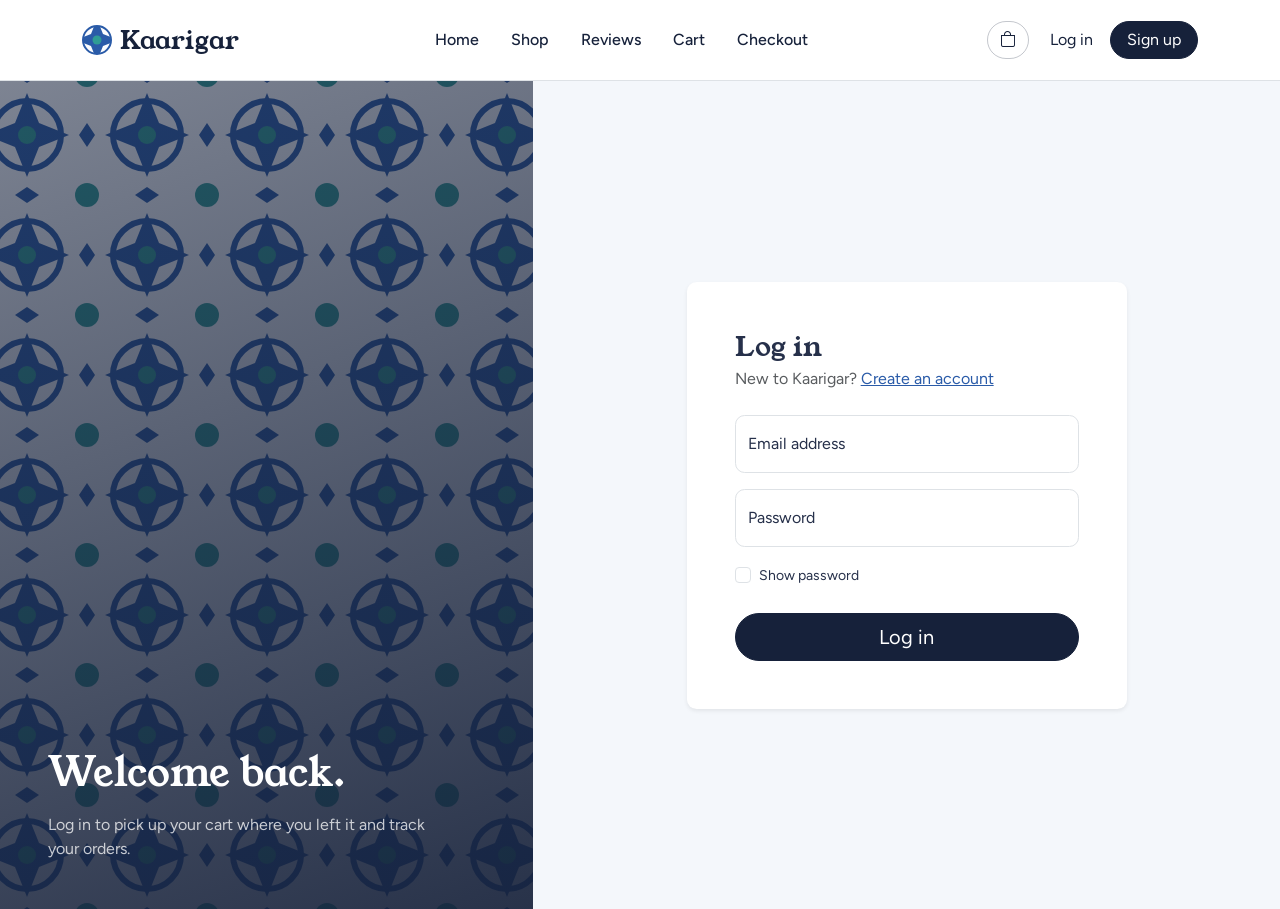
<file: ShahzebHussain/Lab 3/Task-2-Ecommerce-Store/login.html>
<!DOCTYPE html>
<html lang="en">
<head>
  <meta charset="UTF-8">
  <meta name="viewport" content="width=device-width, initial-scale=1.0">
  <title>Log in · Kaarigar</title>
  <link rel="preconnect" href="https://fonts.googleapis.com">
  <link href="https://fonts.googleapis.com/css2?family=Figtree:wght@400;500;600;700&family=Young+Serif&display=swap" rel="stylesheet">
  <link href="https://cdn.jsdelivr.net/npm/bootstrap@5.3.3/dist/css/bootstrap.min.css" rel="stylesheet">
  <link href="https://cdn.jsdelivr.net/npm/bootstrap-icons@1.11.3/font/bootstrap-icons.min.css" rel="stylesheet">
  <link rel="stylesheet" href="css/style.css">
</head>
<body>
  <!-- ============ NAVBAR ============ -->
  <nav class="navbar navbar-expand-lg bg-white border-bottom sticky-top py-3">
    <div class="container">
      <a class="navbar-brand" href="index.html"><span class="brand-mark"></span>Kaarigar</a>
      <div class="d-flex align-items-center gap-2 order-lg-last">
        <a href="cart.html" class="btn btn-outline-ink rounded-pill cart-btn" aria-label="Cart">
          <i class="bi bi-bag"></i>
          <span class="position-absolute top-0 start-100 translate-middle badge rounded-pill bg-warning text-dark d-none" data-cart-count>0</span>
        </a>
        <div id="userMenu" class="d-none d-sm-flex align-items-center gap-1"></div>
        <button class="navbar-toggler border-0" type="button" data-bs-toggle="collapse" data-bs-target="#mainNav" aria-controls="mainNav" aria-expanded="false" aria-label="Toggle navigation">
          <span class="navbar-toggler-icon"></span>
        </button>
      </div>
      <div class="collapse navbar-collapse" id="mainNav">
        <ul class="navbar-nav mx-lg-auto gap-lg-3 mt-3 mt-lg-0">
          <li class="nav-item"><a class="nav-link" href="index.html">Home</a></li>
          <li class="nav-item"><a class="nav-link" href="index.html#shop">Shop</a></li>
          <li class="nav-item"><a class="nav-link" href="index.html#reviews">Reviews</a></li>
          <li class="nav-item"><a class="nav-link" href="cart.html">Cart</a></li>
          <li class="nav-item"><a class="nav-link" href="checkout.html">Checkout</a></li>
          <li class="nav-item d-sm-none"><a class="nav-link" href="login.html">Log in / Sign up</a></li>
        </ul>
      </div>
    </div>
  </nav>

  <main class="container-fluid">
    <div class="row auth-wrap">
      <div class="col-lg-5 d-none d-lg-flex auth-side text-white p-5 flex-column justify-content-end">
        <h2 class="display-6 text-white mb-3">Welcome back.</h2>
        <p class="mb-0 opacity-75" style="max-width: 24rem;">Log in to pick up your cart where you left it and track your orders.</p>
      </div>
      <div class="col-lg-7 d-flex align-items-center justify-content-center py-5 bg-porcelain">
        <div class="card border-0 shadow-sm w-100" style="max-width: 440px;">
          <div class="card-body p-4 p-md-5">
            <h1 class="h3 mb-1">Log in</h1>
            <p class="text-body-secondary mb-4">New to Kaarigar? <a href="signup.html" id="toSignup">Create an account</a></p>

            <div class="alert alert-info small d-none" id="nextNote"><i class="bi bi-info-circle me-1"></i> Log in to continue to checkout.</div>
            <div class="alert alert-danger d-none" id="formError" role="alert"></div>

            <form id="loginForm" novalidate>
              <div class="form-floating mb-3">
                <input type="email" class="form-control" id="email" placeholder="you@example.com" required autocomplete="email">
                <label for="email">Email address</label>
                <div class="invalid-feedback">Enter the email you signed up with.</div>
              </div>
              <div class="form-floating mb-3">
                <input type="password" class="form-control" id="password" placeholder="Password" required autocomplete="current-password">
                <label for="password">Password</label>
                <div class="invalid-feedback">Enter your password.</div>
              </div>
              <div class="d-flex justify-content-between align-items-center mb-4">
                <div class="form-check">
                  <input class="form-check-input" type="checkbox" id="showPw">
                  <label class="form-check-label small" for="showPw">Show password</label>
                </div>
              </div>
              <button class="btn btn-ink btn-lg w-100 rounded-pill" type="submit">Log in</button>
            </form>
          </div>
        </div>
      </div>
    </div>
  </main>
  <script src="https://cdn.jsdelivr.net/npm/bootstrap@5.3.3/dist/js/bootstrap.bundle.min.js"></script>
  <script src="js/store.js"></script>
  <script src="js/auth.js"></script>
</body>
</html>
</file>
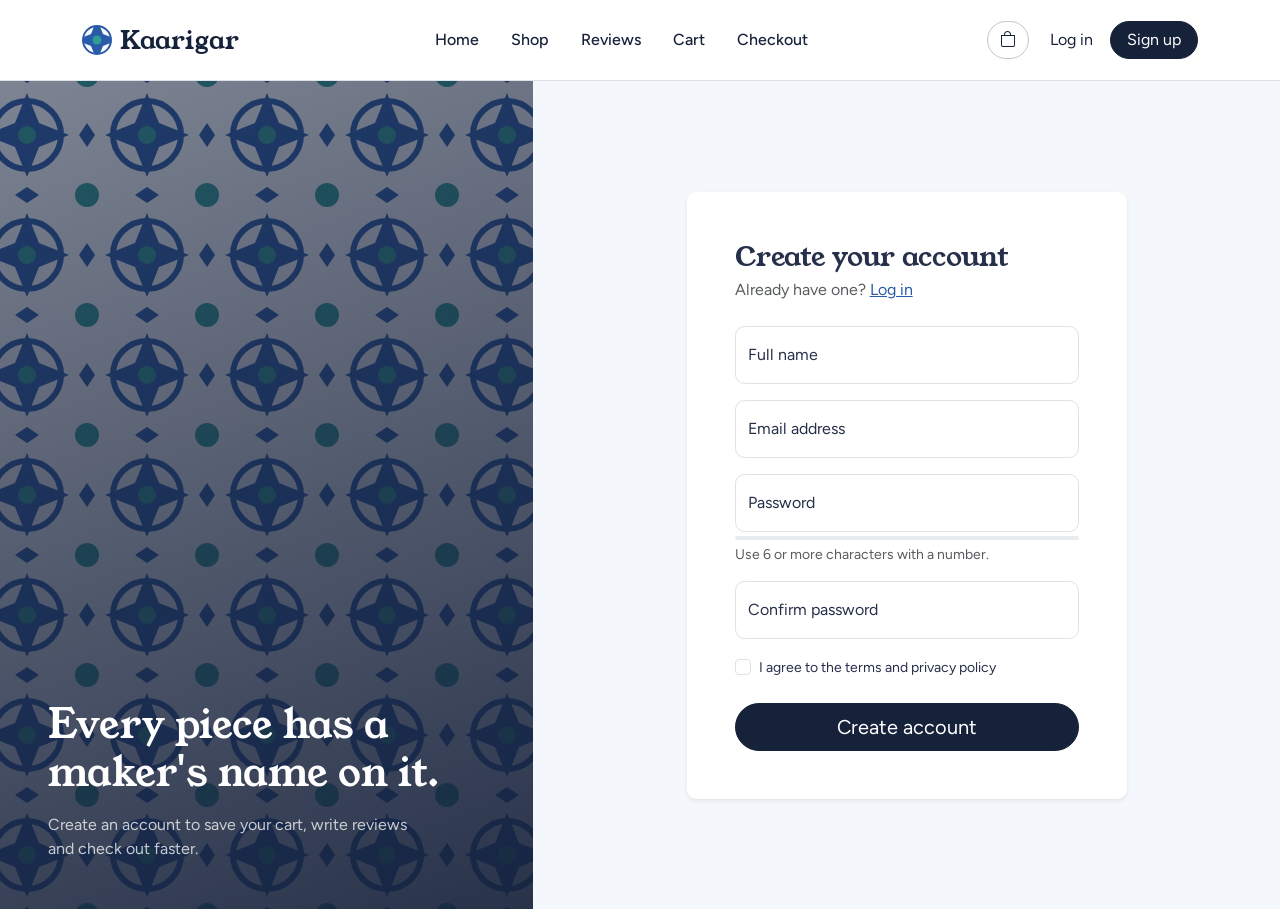
<file: ShahzebHussain/Lab 3/Task-2-Ecommerce-Store/signup.html>
<!DOCTYPE html>
<html lang="en">
<head>
  <meta charset="UTF-8">
  <meta name="viewport" content="width=device-width, initial-scale=1.0">
  <title>Sign up · Kaarigar</title>
  <link rel="preconnect" href="https://fonts.googleapis.com">
  <link href="https://fonts.googleapis.com/css2?family=Figtree:wght@400;500;600;700&family=Young+Serif&display=swap" rel="stylesheet">
  <link href="https://cdn.jsdelivr.net/npm/bootstrap@5.3.3/dist/css/bootstrap.min.css" rel="stylesheet">
  <link href="https://cdn.jsdelivr.net/npm/bootstrap-icons@1.11.3/font/bootstrap-icons.min.css" rel="stylesheet">
  <link rel="stylesheet" href="css/style.css">
</head>
<body>
  <!-- ============ NAVBAR ============ -->
  <nav class="navbar navbar-expand-lg bg-white border-bottom sticky-top py-3">
    <div class="container">
      <a class="navbar-brand" href="index.html"><span class="brand-mark"></span>Kaarigar</a>
      <div class="d-flex align-items-center gap-2 order-lg-last">
        <a href="cart.html" class="btn btn-outline-ink rounded-pill cart-btn" aria-label="Cart">
          <i class="bi bi-bag"></i>
          <span class="position-absolute top-0 start-100 translate-middle badge rounded-pill bg-warning text-dark d-none" data-cart-count>0</span>
        </a>
        <div id="userMenu" class="d-none d-sm-flex align-items-center gap-1"></div>
        <button class="navbar-toggler border-0" type="button" data-bs-toggle="collapse" data-bs-target="#mainNav" aria-controls="mainNav" aria-expanded="false" aria-label="Toggle navigation">
          <span class="navbar-toggler-icon"></span>
        </button>
      </div>
      <div class="collapse navbar-collapse" id="mainNav">
        <ul class="navbar-nav mx-lg-auto gap-lg-3 mt-3 mt-lg-0">
          <li class="nav-item"><a class="nav-link" href="index.html">Home</a></li>
          <li class="nav-item"><a class="nav-link" href="index.html#shop">Shop</a></li>
          <li class="nav-item"><a class="nav-link" href="index.html#reviews">Reviews</a></li>
          <li class="nav-item"><a class="nav-link" href="cart.html">Cart</a></li>
          <li class="nav-item"><a class="nav-link" href="checkout.html">Checkout</a></li>
          <li class="nav-item d-sm-none"><a class="nav-link" href="login.html">Log in / Sign up</a></li>
        </ul>
      </div>
    </div>
  </nav>

  <main class="container-fluid">
    <div class="row auth-wrap">
      <div class="col-lg-5 d-none d-lg-flex auth-side text-white p-5 flex-column justify-content-end">
        <h2 class="display-6 text-white mb-3">Every piece has a maker's name on it.</h2>
        <p class="mb-0 opacity-75" style="max-width: 24rem;">Create an account to save your cart, write reviews and check out faster.</p>
      </div>
      <div class="col-lg-7 d-flex align-items-center justify-content-center py-5 bg-porcelain">
        <div class="card border-0 shadow-sm w-100" style="max-width: 440px;">
          <div class="card-body p-4 p-md-5">
            <h1 class="h3 mb-1">Create your account</h1>
            <p class="text-body-secondary mb-4">Already have one? <a href="login.html" id="toLogin">Log in</a></p>

            <div class="alert alert-danger d-none" id="formError" role="alert"></div>

            <form id="signupForm" novalidate>
              <div class="form-floating mb-3">
                <input type="text" class="form-control" id="name" placeholder="Full name" required minlength="3" autocomplete="name">
                <label for="name">Full name</label>
                <div class="invalid-feedback">Enter your full name (at least 3 characters).</div>
              </div>
              <div class="form-floating mb-3">
                <input type="email" class="form-control" id="email" placeholder="you@example.com" required autocomplete="email">
                <label for="email">Email address</label>
                <div class="invalid-feedback">Enter a valid email address, like name@example.com.</div>
              </div>
              <div class="form-floating mb-1">
                <input type="password" class="form-control" id="password" placeholder="Password" required minlength="6" autocomplete="new-password">
                <label for="password">Password</label>
                <div class="invalid-feedback">Use at least 6 characters.</div>
              </div>
              <div class="progress mb-1" style="height: 4px;" role="progressbar" aria-label="Password strength">
                <div class="progress-bar" id="strengthBar" style="width: 0%"></div>
              </div>
              <p class="form-text mt-0 mb-3" id="strengthText">Use 6 or more characters with a number.</p>
              <div class="form-floating mb-3">
                <input type="password" class="form-control" id="confirm" placeholder="Confirm password" required autocomplete="new-password">
                <label for="confirm">Confirm password</label>
                <div class="invalid-feedback">Passwords don't match.</div>
              </div>
              <div class="form-check mb-4">
                <input class="form-check-input" type="checkbox" id="terms" required>
                <label class="form-check-label small" for="terms">I agree to the terms and privacy policy</label>
                <div class="invalid-feedback">You need to accept the terms to sign up.</div>
              </div>
              <button class="btn btn-ink btn-lg w-100 rounded-pill" type="submit">Create account</button>
            </form>
          </div>
        </div>
      </div>
    </div>
  </main>
  <script src="https://cdn.jsdelivr.net/npm/bootstrap@5.3.3/dist/js/bootstrap.bundle.min.js"></script>
  <script src="js/store.js"></script>
  <script src="js/auth.js"></script>
</body>
</html>
</file>
<file: css/style.css>
/* Most of the styling comes from Bootstrap utilities.
   This file only holds the brand colours and the few things Bootstrap has no class for. */

:root {
  --cf-primary: #0f766e;
  --cf-primary-dark: #115e59;
  --cf-accent: #f59e0b;
  --cf-bg: #f3f1ec;
}

body {
  font-family: 'Nunito', system-ui, sans-serif;
  background-color: var(--cf-bg);
}

.bg-brand { background-color: var(--cf-primary) !important; }
.text-brand { color: var(--cf-primary) !important; }

.btn-brand {
  --bs-btn-color: #fff;
  --bs-btn-bg: var(--cf-primary);
  --bs-btn-border-color: var(--cf-primary);
  --bs-btn-hover-color: #fff;
  --bs-btn-hover-bg: var(--cf-primary-dark);
  --bs-btn-hover-border-color: var(--cf-primary-dark);
  --bs-btn-active-bg: var(--cf-primary-dark);
  --bs-btn-disabled-bg: var(--cf-primary);
  --bs-btn-disabled-border-color: var(--cf-primary);
}

.btn-outline-brand {
  --bs-btn-color: var(--cf-primary);
  --bs-btn-border-color: var(--cf-primary);
  --bs-btn-hover-color: #fff;
  --bs-btn-hover-bg: var(--cf-primary);
  --bs-btn-hover-border-color: var(--cf-primary);
  --bs-btn-active-bg: var(--cf-primary-dark);
  --bs-btn-active-color: #fff;
}

.navbar .nav-link.active {
  background-color: rgba(255, 255, 255, 0.15);
  border-radius: 0.5rem;
}

.brand-mark {
  display: inline-flex;
  align-items: center;
  justify-content: center;
  width: 32px;
  height: 32px;
  border-radius: 10px;
  background: var(--cf-accent);
  color: #1f2937;
  font-size: 1.3rem;
}

.form-control:focus,
.form-select:focus,
.form-check-input:focus {
  border-color: var(--cf-primary);
  box-shadow: 0 0 0 0.2rem rgba(15, 118, 110, 0.2);
}

.form-check-input:checked {
  background-color: var(--cf-primary);
  border-color: var(--cf-primary);
}

.nav-pills .nav-link.active { background-color: var(--cf-primary); }
.nav-pills .nav-link { color: var(--cf-primary); }

/* avatars (initials or uploaded picture) */
.avatar {
  display: inline-flex;
  align-items: center;
  justify-content: center;
  flex-shrink: 0;
  border-radius: 50%;
  object-fit: cover;
  color: #fff;
  font-weight: 700;
}

.status-dot {
  position: absolute;
  right: 0;
  bottom: 0;
  width: 12px;
  height: 12px;
  border-radius: 50%;
  background: #22c55e;
  border: 2px solid #fff;
}

.min-w-0 { min-width: 0; }

/* login */
.login-hero {
  background: linear-gradient(150deg, var(--cf-primary) 0%, #134e4a 60%, #0b3b37 100%);
}
.login-box { max-width: 420px; }

/* feed */
.post-card { border-radius: 1rem; }
.post-text { white-space: pre-line; word-break: break-word; }
.shared-box {
  background: #f8faf9;
  border-left: 4px solid var(--cf-accent);
}

.profile-cover {
  height: 160px;
  background: linear-gradient(120deg, var(--cf-primary), #164e63);
  border-radius: 1rem 1rem 0 0;
}
.profile-avatar { margin-top: -64px; }

.sticky-side { top: 84px; }

/* messages */
.chat-body {
  height: 58vh;
  overflow-y: auto;
  background: #f8faf9;
}
.bubble {
  max-width: 75%;
  border-radius: 1rem;
  word-break: break-word;
  white-space: pre-line;
}
.bubble-me {
  background: var(--cf-primary);
  color: #fff;
  border-bottom-right-radius: 0.3rem;
}
.bubble-them {
  background: #fff;
  border: 1px solid #e5e7eb;
  border-bottom-left-radius: 0.3rem;
}
.convo-item.active {
  background-color: #e6f2f0;
  border-left: 4px solid var(--cf-primary);
}

.typing span {
  display: inline-block;
  width: 6px;
  height: 6px;
  margin: 0 1px;
  border-radius: 50%;
  background: #9ca3af;
  animation: blink 1.2s infinite;
}
.typing span:nth-child(2) { animation-delay: 0.2s; }
.typing span:nth-child(3) { animation-delay: 0.4s; }

@keyframes blink {
  0%, 80%, 100% { opacity: 0.3; }
  40% { opacity: 1; }
}
</file>
<file: ShahzebHussain/Lab 3/Task-1-Bootstrap/1-Timetable/style.css>
/* Bootstrap handles the table, colours and spacing.
   These few rules only shape each lecture cell. */

.timetable { min-width: 960px; table-layout: fixed; }

.timetable thead th { font-size: .8rem; font-weight: 500; vertical-align: middle; }
.timetable thead th small { display: block; font-size: .65rem; opacity: .7; margin-top: .5rem; }

.day-col { width: 90px; font-size: 2.5rem; font-weight: 300; vertical-align: middle !important; }

.timetable tbody tr { height: 140px; }
.timetable td > span { display: block; }

.teacher { font-size: .68rem; line-height: 1.2; min-height: 32px; color: var(--bs-secondary-color); }
.subject {
  font-size: .85rem;
  font-weight: 700;
  min-height: 56px;
  display: flex !important;
  align-items: center;
  justify-content: center;
}
.timetable .badge { white-space: normal; display: inline-block !important; }

/* three-hour lab cells read larger */
.lab .teacher { font-size: .95rem; text-align: left; }
.lab .subject { font-size: 1.15rem; font-weight: 400; }

@media print {
  @page { size: landscape; margin: 10mm; }
  .card { box-shadow: none !important; }
}
</file>
<file: ShahzebHussain/Lab 3/Task-1-Bootstrap/2-Facebook-Homepage/style.css>
/* Facebook dark palette mapped onto Bootstrap's dark theme variables */
[data-bs-theme="dark"] {
  --bs-body-bg: #18191a;
  --bs-body-color: #e4e6eb;
  --bs-secondary-bg: #3a3b3c;
  --bs-tertiary-bg: #242526;
  --bs-border-color: #3e4042;
  --bs-secondary-color: #b0b3b8;
  --bs-primary: #2d88ff;
  --bs-primary-rgb: 45, 136, 255;
  --bs-card-bg: #242526;
}
body { font-family: "Segoe UI", Helvetica, Arial, sans-serif; font-size: 15px; }
.navbar, .card { background: #242526 !important; }
.card { --bs-card-bg: #242526; --bs-card-border-color: transparent; border-radius: 12px; }
.nav-pills { --bs-nav-pills-link-active-bg: rgba(45, 136, 255, .2); --bs-nav-pills-link-active-color: #4599ff; --bs-nav-link-color: #b0b3b8; }
.btn-primary { --bs-btn-bg: #2d88ff; --bs-btn-border-color: #2d88ff; }

.logo { font-family: Helvetica, Arial, sans-serif; font-size: 30px; font-weight: 700; letter-spacing: -1px; color: #2d88ff !important; }
.search { max-width: 520px; }
.find-btn { background: rgba(45, 136, 255, .2); color: #4599ff; font-weight: 600; }
.icon-btn { width: 40px; height: 40px; display: grid; place-items: center; --bs-btn-bg: #3a3b3c; --bs-btn-border-color: #3a3b3c; }

/* avatars */
.avatar {
  flex-shrink: 0;
  width: 40px; height: 40px;
  border-radius: 50%;
  display: inline-grid;
  place-items: center;
  font-weight: 700;
  font-size: 13px;
  color: #fff;
  position: relative;
  text-decoration: none;
}
.small-av { width: 32px; height: 32px; font-size: 11px; }
.me-av { background: linear-gradient(135deg, #f12711, #f5af19); }
.a1 { background: linear-gradient(135deg, #2193b0, #6dd5ed); }
.a2 { background: linear-gradient(135deg, #1d2b64, #5b6fd8); }
.a3 { background: linear-gradient(135deg, #cc2b5e, #753a88); }
.a4 { background: linear-gradient(135deg, #56ab2f, #a8e063); }
.a5 { background: linear-gradient(135deg, #1f3c46, #c19a50); }
.a6 { background: linear-gradient(135deg, #0866ff, #00c6ff); }
.dot::after {
  content: "";
  position: absolute; right: 0; bottom: 0;
  width: 11px; height: 11px;
  border-radius: 50%;
  background: #31a24c;
  border: 2px solid #242526;
}

/* left rail */
.rail { position: sticky; top: 60px; height: calc(100vh - 60px); }
.btn-rail { width: 50px; height: 50px; border-radius: 14px; font-size: 20px; color: #b0b3b8; display: grid; place-items: center; }
.btn-rail:hover { background: #3a3b3c; color: #e4e6eb; }
.btn-rail.active { color: #2d88ff; background: rgba(45, 136, 255, .15); }
.grp { width: 44px; height: 44px; border-radius: 12px; }

/* reels */
.reels { scroll-snap-type: x mandatory; scrollbar-width: none; }
.reel {
  flex: 0 0 130px; height: 220px;
  border-radius: 12px;
  position: relative;
  overflow: hidden;
  scroll-snap-align: start;
  cursor: pointer;
  transition: transform .25s;
}
.reel:hover { transform: scale(1.03); }
.reel::after { content: ""; position: absolute; inset: 0; background: linear-gradient(transparent 50%, rgba(0, 0, 0, .75)); }
.reel .badge { position: absolute; top: 8px; left: 8px; z-index: 1; }
.reel p { position: absolute; z-index: 1; left: 10px; right: 10px; bottom: 10px; margin: 0; color: #fff; font-size: 13px; font-weight: 600; line-height: 1.25; }
.r1 { background: linear-gradient(160deg, #0f2027, #2c5364); }
.r2 { background: linear-gradient(170deg, #ff7e5f, #feb47b 45%, #3a6b35 46%, #1e3d1a); }
.r3 { background: repeating-linear-gradient(90deg, #6a3093 0 32px, #a044ff 32px 64px); }
.r4 { background: radial-gradient(circle at 50% 60%, #f5c16c, #c46b16 60%, #5a2d0c); }
.r5 { background: linear-gradient(160deg, #373b44, #4286f4); }

/* photo grid */
.ph { height: 180px; position: relative; }
.ph1 { background: linear-gradient(180deg, #7fb2e5 0%, #b9d6f2 45%, #4d7c4d 46%, #2f5a2f 70%, #1d3a1d); }
.ph2 { background: linear-gradient(180deg, #ffb88c, #de6262 55%, #3b2a2a 56%); }
.ph3 { background: radial-gradient(circle at 70% 30%, #fff5c0 8%, #7ec8e3 9% 60%, #2a6f97); }
.ph4 { background: linear-gradient(135deg, #134e5e, #71b280); }
.ph4 span { position: relative; z-index: 1; color: #fff; }
.ph4::before { content: ""; position: absolute; inset: 0; background: rgba(0, 0, 0, .45); }

/* post actions */
.btn-act { color: #b0b3b8; font-weight: 600; border: 0; }
.btn-act:hover { background: #3a3b3c; color: #e4e6eb; }
.btn-check:checked + .btn-act { color: #2d88ff; background: transparent; }

/* poll: result bars appear after voting */
.poll .btn { --bs-btn-border-color: #3e4042; --bs-btn-color: #e4e6eb; padding: .6rem 1rem; }
.poll .fill { position: absolute; inset: 0 auto 0 0; width: 0; background: rgba(45, 136, 255, .25); transition: width .6s ease; }
.poll .pct { position: absolute; right: 1rem; opacity: 0; transition: opacity .3s; }
.poll.voted .fill { width: var(--p); }
.poll.voted .pct { opacity: 1; }
.poll .btn-check:checked + .btn { --bs-btn-active-bg: transparent; --bs-btn-active-color: #fff; border-color: #2d88ff; }

.memory { background: linear-gradient(135deg, #2a1f4a, #1e3a5f) !important; }
.date-box { width: 52px; padding: 6px 0; background: rgba(45, 136, 255, .15); color: #4599ff; }

/* chat */
.chat-toast { width: 320px; --bs-toast-bg: #242526; --bs-toast-header-bg: #242526; --bs-toast-header-color: #e4e6eb; }
.msgs { height: 240px; overflow-y: auto; }
.msg { margin: 0; padding: 7px 12px; border-radius: 18px; max-width: 78%; font-size: 14px; }
.msg.in { background: #3a3b3c; align-self: flex-start; }
.msg.out { background: #2d88ff; color: #fff; align-self: flex-end; }
.chat-fab { right: 20px; bottom: 20px; width: 48px; height: 48px; z-index: 1050; }
.toast-container:has(.toast.show) + .chat-fab { display: none; }
</file>
<file: ShahzebHussain/Lab 3/Task-1-Bootstrap/3-Portfolio/style.css>
/* One Dark editor palette layered over Bootstrap's dark theme */
:root {
  --win: #1e2127;
  --side: #21252b;
  --bar: #181a1f;
  --line: #2c313a;
  --text: #abb2bf;
  --muted: #5c6370;
  --accent: #61afef;
  --green: #98c379;
  --orange: #d19a66;
  --purple: #c678dd;
  --red: #e06c75;
  --yellow: #e5c07b;
}
[data-bs-theme="dark"] { --bs-body-color: var(--text); --bs-border-color: var(--line); --bs-link-color-rgb: 97, 175, 239; }

body {
  min-height: 100vh;
  font-family: "JetBrains Mono", Consolas, monospace;
  font-size: 14px;
  background:
    radial-gradient(circle at 15% 20%, rgba(97, 175, 239, .18), transparent 35%),
    radial-gradient(circle at 85% 80%, rgba(198, 120, 221, .15), transparent 35%),
    #0d1117;
}

.window {
  max-width: 1180px;
  height: min(780px, calc(100vh - 48px));
  min-height: 600px;
  background: var(--win);
  border: 1px solid var(--line);
  border-radius: 12px;
  overflow: hidden;
}
.titlebar { height: 36px; background: var(--bar); color: var(--muted); }
.lights i { width: 12px; height: 12px; border-radius: 50%; }
.lights i:nth-child(1) { background: #ff5f57; }
.lights i:nth-child(2) { background: #febc2e; }
.lights i:nth-child(3) { background: #28c840; }

.activity { width: 50px; background: var(--bar); font-size: 20px; color: var(--muted); }
.activity .on { color: #e6e9ef; }

.explorer { width: 240px; flex-shrink: 0; background: var(--side); border-right: 1px solid var(--line); font-size: 13px; }
.ex-title { font-size: 11px; letter-spacing: 1px; color: var(--muted); }
.folder { font-weight: 600; font-size: 12px; color: #e6e9ef; }
.folder.muted { color: var(--muted); font-weight: 400; }
.file {
  --bs-list-group-bg: transparent;
  --bs-list-group-action-hover-bg: rgba(255, 255, 255, .04);
  --bs-list-group-active-bg: rgba(97, 175, 239, .12);
  --bs-list-group-active-color: #e6e9ef;
  --bs-list-group-active-border-color: transparent;
  border: 0;
  border-left: 2px solid transparent;
  padding: 5px 28px;
  display: flex; gap: 8px; align-items: center;
  font-size: 13px;
}
.file.active { border-left-color: var(--accent); }
.ic { width: 20px; font-size: 11px; font-weight: 800; text-align: center; }
.c-purple { color: var(--purple); }

.profile-card { background: var(--win); border: 1px solid var(--line); }
.pc-avatar {
  width: 70px; height: 70px;
  border-radius: 50%;
  display: grid; place-items: center;
  font-size: 24px; font-weight: 800;
  color: #0d1117;
  background: conic-gradient(from 180deg, var(--accent), var(--purple), var(--green), var(--accent));
}

.editor-tabs { background: var(--side); border-bottom: 1px solid var(--line); --bs-nav-tabs-border-radius: 0; }
.editor-tabs .nav-link {
  color: var(--muted);
  border: 0;
  border-right: 1px solid var(--line);
  border-top: 2px solid transparent;
  white-space: nowrap;
  font-size: 13px;
}
.editor-tabs .nav-link.active { background: var(--win); color: #e6e9ef; border-top-color: var(--accent); }

.crumbs { color: var(--muted); font-size: 12px; }

/* syntax colours */
.c-key { color: var(--purple); }
.c-head { color: var(--red); font-weight: 600; }
.c-str { color: var(--green); }
.c-prop { color: var(--red); }
.c-sel { color: var(--yellow); }
.c-punc { color: var(--text); }
.c-comment { color: var(--muted); font-style: italic; }

.code { counter-reset: ln; list-style: none; padding: 0; line-height: 1.9; }
.code li { counter-increment: ln; min-height: 1.9em; }
.code li::before { content: counter(ln); display: inline-block; width: 2.5rem; color: var(--muted); text-align: right; margin-right: 1.25rem; }

.cursor { display: inline-block; width: .55em; height: 1em; background: var(--accent); margin-left: 4px; vertical-align: -.1em; animation: blink 1s steps(1) infinite; }
@keyframes blink { 50% { opacity: 0; } }

.project { background: var(--side); border: 1px solid var(--line); transition: border-color .2s; }
.project:hover { border-color: var(--accent); }
.project p { margin-bottom: .4rem; }

.skill { display: grid; grid-template-columns: 7rem 1fr; align-items: center; gap: .75rem; margin-bottom: .6rem; }
.progress { --bs-progress-bg: var(--line); height: 14px; font-size: 10px; }

.terminal { background: #0d1117; border: 1px solid var(--line); }
.terminal p { margin-bottom: .35rem; }
.prompt { color: var(--green); }
.path { color: var(--accent); }
.dots::after { content: ""; animation: dots 1.5s steps(4) infinite; }
@keyframes dots { 0% { content: ""; } 25% { content: "."; } 50% { content: ".."; } 75% { content: "..."; } }

.statusbar { background: #007acc; color: #fff; height: 24px; align-items: center; font-size: 12px; }

@media (prefers-reduced-motion: reduce) { .cursor, .dots::after { animation: none; } }
</file>
<file: ShahzebHussain/Lab 3/Task-1-Bootstrap/4-IEEE-Paper-Template/style.css>
/* IEEE two-column conference format (US Letter).
   Bootstrap supplies the card, table, figure, progress bars and print utilities;
   CSS columns and counters below give the IEEE-specific layout. */

body {
  background: repeating-linear-gradient(45deg, #e9e6df 0 12px, #e3e0d8 12px 24px);
  font-family: "Times New Roman", Times, serif;
  color: #000;
  padding: 36px 12px;
}

.sheet {
  width: 8.5in;
  max-width: 100%;
  min-height: 11in;
  padding: 0.75in 0.625in 1in;
  font-size: 10pt;
  line-height: 1.2;
  border-radius: 2px;
}

.paper-title { font-size: 24pt; font-weight: 400; line-height: 1.15; margin-bottom: 0.2in; }
.au-name { font-size: 11pt; }

/* two columns */
.body-text { column-count: 2; column-gap: 0.25in; text-align: justify; hyphens: auto; counter-reset: h1; }
.body-text p { margin-bottom: 0; }
.body-text > p { text-indent: 1em; }
.body-text > p.cont, .body-text > p.math { text-indent: 0; }
.abs, .kw { font-size: 9pt; line-height: 1.15; margin-bottom: 9pt !important; text-indent: 0 !important; }

/* numbered headings: I. II. III. and A. B. C. */
.body-text h2 {
  font-size: 10pt; font-weight: 400; font-variant: small-caps;
  text-align: center; margin: 11pt 0 5pt;
  counter-increment: h1; counter-reset: h2;
  break-after: avoid-column;
}
.body-text h2::before { content: counter(h1, upper-roman) ". "; }
.body-text h2.nonum { counter-increment: none; }
.body-text h2.nonum::before { content: ""; }
.body-text h3 {
  font-size: 10pt; font-weight: 400; font-style: italic;
  margin: 7pt 0 3pt; counter-increment: h2; break-after: avoid-column;
}
.body-text h3::before { content: counter(h2, upper-alpha) ". "; }

.feat { margin: 3pt 0 4pt 18pt; padding: 0; }
.math { margin: 5pt 0 !important; }

/* table */
.table-wrap, .figure { break-inside: avoid; }
.tcap { font-size: 8pt; margin-bottom: 4pt; }
.tcap span { font-variant: small-caps; }
.ieee-table { font-size: 8pt; --bs-table-bg: transparent; }
.ieee-table thead { border-top: 1px solid #000; border-bottom: 1px solid #000; }
.ieee-table tbody { border-bottom: 1px solid #000; }
.ieee-table th, .ieee-table td { padding: 2pt 3pt; }

/* bar chart built from Bootstrap progress bars */
.chart { font-size: 7.5pt; }
.row-bar { display: grid; grid-template-columns: 52pt 1fr; align-items: center; gap: 5pt; margin-bottom: 4pt; }
.row-bar span { text-align: right; }
.row-bar .progress { height: 7pt; border-radius: 0; background: transparent; }
.row-bar .progress-bar { background: repeating-linear-gradient(45deg, #000 0 1px, #fff 1px 3px); border: .75px solid #000; }
.axis { margin-left: 57pt; padding-top: 2pt; }
.fcap { font-size: 8pt; margin-top: 4pt; }

/* references */
.refs { counter-reset: r; font-size: 8pt; }
.refs li { counter-increment: r; position: relative; padding-left: 20pt; margin-bottom: 3pt; break-inside: avoid; text-align: justify; }
.refs li::before { content: "[" counter(r) "]"; position: absolute; left: 0; }

@media print {
  @page { size: 8.5in 11in; margin: 0; }
  body { background: none; padding: 0; }
  .sheet { box-shadow: none !important; }
  .row-bar .progress-bar { -webkit-print-color-adjust: exact; print-color-adjust: exact; }
}
@media (max-width: 780px) {
  .sheet { padding: 28px 18px; }
  .body-text { column-count: 1; }
  .paper-title { font-size: 18pt; }
}
</file>
<file: ShahzebHussain/Lab 3/Task-1-Bootstrap/5-Custom-UI/style.css>
/* ORBIT: Solar System Explorer, rebuilt on Bootstrap 5.
   Bootstrap: navbar, grid, nav-pills + tab panes, cards, alerts, toggle button.
   Custom CSS: the animated solar system itself (orbits, planets, stars). */

:root {
  --space: #03040b;
  --panel: rgba(18, 22, 44, .72);
  --edge: rgba(140, 160, 255, .22);
  --text: #dfe5ff;
  --muted: #8e96c2;
  --size: 640px;
  --accent: #4f9dff;
}
body[data-planet="mercury"] { --accent: #b5b5b5; }
body[data-planet="venus"]   { --accent: #e8c27a; }
body[data-planet="earth"]   { --accent: #4f9dff; }
body[data-planet="mars"]    { --accent: #e0673f; }
body[data-planet="jupiter"] { --accent: #d9a066; }
body[data-planet="saturn"]  { --accent: #e6cf8f; }
body[data-planet="uranus"]  { --accent: #7fe0e8; }
body[data-planet="neptune"] { --accent: #4a6cff; }

body {
  min-height: 100vh;
  font-family: "Exo 2", "Segoe UI", sans-serif;
  color: var(--text);
  background:
    radial-gradient(ellipse at 30% 50%, rgba(60, 40, 120, .35), transparent 60%),
    radial-gradient(ellipse at 90% 10%, rgba(20, 80, 140, .3), transparent 50%),
    var(--space);
  overflow-x: hidden;
}

/* star field */
.stars { position: fixed; top: 0; left: 0; width: 1px; height: 1px; border-radius: 50%; z-index: -1; }
.s1 {
  box-shadow: 5vw 8vh #fff, 15vw 25vh #fff, 22vw 70vh #fff, 31vw 12vh #fff, 38vw 88vh #fff,
    45vw 40vh #fff, 52vw 5vh #fff, 58vw 62vh #fff, 66vw 30vh #fff, 71vw 92vh #fff,
    78vw 18vh #fff, 84vw 55vh #fff, 91vw 35vh #fff, 96vw 78vh #fff, 3vw 60vh #fff,
    10vw 95vh #fff, 27vw 45vh #fff, 62vw 82vh #fff, 88vw 8vh #fff, 48vw 72vh #fff;
  animation: twinkle 3s ease-in-out infinite alternate;
}
.s2 {
  width: 2px; height: 2px;
  box-shadow: 12vw 15vh #cdd8ff, 35vw 33vh #cdd8ff, 55vw 20vh #cdd8ff, 75vw 70vh #cdd8ff, 93vw 48vh #cdd8ff,
    8vw 80vh #cdd8ff, 42vw 58vh #cdd8ff, 68vw 10vh #cdd8ff, 25vw 90vh #cdd8ff, 82vw 88vh #cdd8ff;
  animation: twinkle 4s ease-in-out infinite alternate-reverse;
}
.s3 {
  box-shadow: 2vw 30vh #9fb3ff, 18vw 5vh #9fb3ff, 29vw 65vh #9fb3ff, 40vw 18vh #9fb3ff, 50vw 95vh #9fb3ff,
    60vw 45vh #9fb3ff, 70vw 52vh #9fb3ff, 80vw 28vh #9fb3ff, 90vw 66vh #9fb3ff, 98vw 12vh #9fb3ff,
    33vw 78vh #9fb3ff, 73vw 38vh #9fb3ff, 86vw 97vh #9fb3ff, 14vw 50vh #9fb3ff, 46vw 3vh #9fb3ff;
  animation: twinkle 2.2s ease-in-out infinite alternate;
}
@keyframes twinkle { from { opacity: 1; } to { opacity: .25; } }

/* header */
.logo { font-family: Orbitron, sans-serif; font-weight: 900; font-size: 2rem; letter-spacing: 8px; color: var(--text) !important; }
.logo span { color: var(--accent); text-shadow: 0 0 18px var(--accent); transition: color .5s, text-shadow .5s; }
.tagline { color: var(--muted) !important; }
.pause-btn { border: 1px solid var(--edge); background: var(--panel); color: var(--text); font-weight: 600; }
.pause-btn:hover { border-color: var(--accent); color: var(--text); box-shadow: 0 0 20px -4px var(--accent); }
.btn-check:checked + .pause-btn { background: var(--panel); color: var(--accent); border-color: var(--accent); }
.when-paused { display: none; }
.paused .when-paused { display: inline; }
.paused .when-running { display: none; }

/* solar system */
.system { position: relative; width: var(--size); max-width: 100%; aspect-ratio: 1; margin: 0 auto; }
.sun {
  position: absolute; left: 50%; top: 50%;
  width: 70px; height: 70px; margin: -35px;
  border-radius: 50%;
  background: radial-gradient(circle at 40% 40%, #fff7c2, #ffd23f 35%, #ff8c00 75%, #e25400);
  box-shadow: 0 0 40px 12px rgba(255, 170, 0, .6), 0 0 120px 40px rgba(255, 110, 0, .3);
  animation: pulse 4s ease-in-out infinite;
}
@keyframes pulse { 50% { box-shadow: 0 0 55px 18px rgba(255, 170, 0, .7), 0 0 150px 60px rgba(255, 110, 0, .35); } }

.orbit {
  --d: 100px; --t: 10s;
  position: absolute; left: 50%; top: 50%;
  width: var(--d); height: var(--d); margin: calc(var(--d) / -2);
  border-radius: 50%;
  border: 1px solid rgba(160, 175, 255, .14);
  animation: revolve var(--t) linear infinite;
  transition: border-color .4s, box-shadow .4s;
}
@keyframes revolve { to { transform: rotate(360deg); } }
.o-mercury { --d: 120px; --t: 4s; }
.o-venus   { --d: 170px; --t: 7s;  animation-delay: -3s; }
.o-earth   { --d: 225px; --t: 10s; animation-delay: -6s; }
.o-mars    { --d: 280px; --t: 16s; animation-delay: -2s; }
.o-jupiter { --d: 380px; --t: 30s; animation-delay: -18s; }
.o-saturn  { --d: 460px; --t: 45s; animation-delay: -9s; }
.o-uranus  { --d: 545px; --t: 65s; animation-delay: -40s; }
.o-neptune { --d: 625px; --t: 85s; animation-delay: -25s; }

.belt {
  position: absolute; left: 50%; top: 50%;
  width: 330px; height: 330px; margin: -165px;
  border-radius: 50%;
  background: repeating-conic-gradient(rgba(200, 190, 170, .5) 0 .4deg, transparent .4deg 3deg);
  -webkit-mask-image: radial-gradient(circle closest-side, transparent 88%, #000 89%, #000 95%, transparent 96%);
  mask-image: radial-gradient(circle closest-side, transparent 88%, #000 89%, #000 95%, transparent 96%);
  animation: revolve 120s linear infinite;
}
.paused .system *, .system:hover .orbit, .system:hover .belt { animation-play-state: paused; }

.planet {
  --p: 12px;
  position: absolute; left: 50%; top: 0;
  width: var(--p); height: var(--p); margin: calc(var(--p) / -2);
  padding: 0; border: 0;
  border-radius: 50%;
  cursor: pointer;
  transition: transform .25s, box-shadow .25s;
}
.planet:hover, .planet:focus-visible { transform: scale(1.5); outline: none; }
.mercury { --p: 9px;  background: radial-gradient(circle at 35% 35%, #d9d9d9, #8c8c8c 60%, #5a5a5a); }
.venus   { --p: 14px; background: radial-gradient(circle at 35% 35%, #fff1c9, #e8c27a 55%, #a8773a); }
.earth   { --p: 15px; background: radial-gradient(circle at 30% 30%, #a8e6ff, #2f7fe0 45%, #1c4ea0 70%), #2f7fe0; }
.earth::before { content: ""; position: absolute; inset: 3px 2px 5px 5px; border-radius: 40% 60% 50% 45%; background: #3fae5a; opacity: .85; }
.mars    { --p: 11px; background: radial-gradient(circle at 35% 35%, #ffb08a, #e0673f 55%, #8f2f14); }
.jupiter { --p: 32px; background: linear-gradient(180deg, #e8d3b0 0 18%, #c9965f 18% 30%, #f0dfc0 30% 45%, #b8743f 45% 55%, #ecd6b3 55% 72%, #c48c58 72% 84%, #e3c9a0 84%); }
.jupiter::after { content: ""; position: absolute; left: 55%; top: 56%; width: 7px; height: 4px; border-radius: 50%; background: #b5452a; }
.saturn  { --p: 26px; background: linear-gradient(180deg, #f3e2b3 0 30%, #d8b977 30% 45%, #efd9a2 45% 70%, #c9a45e 70%); }
.ring {
  position: absolute; left: 50%; top: 50%;
  width: 52px; height: 16px; margin: -8px -26px;
  border-radius: 50%;
  border: 3px solid rgba(230, 207, 143, .75);
  box-shadow: 0 0 0 2px rgba(230, 207, 143, .25);
  transform: rotate(-20deg);
  pointer-events: none;
}
.uranus  { --p: 20px; background: radial-gradient(circle at 35% 35%, #e3ffff, #7fe0e8 50%, #3b9aa6); }
.neptune { --p: 19px; background: radial-gradient(circle at 35% 35%, #9fb4ff, #4a6cff 50%, #1d2f9e); }
.moon {
  position: absolute; top: -7px; left: 50%;
  width: 4px; height: 4px; margin-left: -2px;
  border-radius: 50%; background: #ddd;
  transform-origin: 2px 14.5px;
  animation: revolve 2s linear infinite;
}

/* highlight selected orbit + planet */
body[data-planet="mercury"] .o-mercury, body[data-planet="venus"] .o-venus,
body[data-planet="earth"] .o-earth, body[data-planet="mars"] .o-mars,
body[data-planet="jupiter"] .o-jupiter, body[data-planet="saturn"] .o-saturn,
body[data-planet="uranus"] .o-uranus, body[data-planet="neptune"] .o-neptune {
  border: 1px dashed var(--accent);
  box-shadow: 0 0 22px -6px var(--accent), inset 0 0 22px -6px var(--accent);
}
body[data-planet="mercury"] .planet.mercury, body[data-planet="venus"] .planet.venus,
body[data-planet="earth"] .planet.earth, body[data-planet="mars"] .planet.mars,
body[data-planet="jupiter"] .planet.jupiter, body[data-planet="saturn"] .planet.saturn,
body[data-planet="uranus"] .planet.uranus, body[data-planet="neptune"] .planet.neptune {
  box-shadow: 0 0 0 4px rgba(255, 255, 255, .15), 0 0 18px 4px var(--accent);
}

/* info panel */
.info { width: 420px; max-width: 100%; margin: 0 auto; }
.picker .nav-link {
  padding: 6px 12px; font-size: .8rem; font-weight: 600;
  border: 1px solid var(--edge); color: var(--muted);
  background: rgba(255, 255, 255, .03);
}
.picker .nav-link:hover { color: var(--text); border-color: var(--accent); }
.picker .nav-link.active { background: var(--accent); border-color: var(--accent); color: #0a0c18; }

.planet-card {
  background: var(--panel);
  border: 1px solid var(--edge);
  border-top: 3px solid var(--accent);
  border-radius: 20px;
  backdrop-filter: blur(12px);
  box-shadow: 0 20px 50px rgba(0, 0, 0, .5), 0 0 60px -30px var(--accent);
}
.swatch {
  position: relative; flex-shrink: 0;
  width: 64px; height: 64px; border-radius: 50%;
  box-shadow: inset -10px -8px 18px rgba(0, 0, 0, .55), 0 0 24px -4px var(--accent);
}
.swatch.saturn::before {
  content: ""; position: absolute; left: -18px; right: -18px; top: 26px; height: 12px;
  border-radius: 50%; border: 3px solid rgba(230, 207, 143, .8); transform: rotate(-18deg);
}
.swatch.earth::before { inset: 12px 10px 20px 18px; }
.swatch.jupiter::after { width: 14px; height: 8px; }
.kicker { font-size: .75rem; letter-spacing: 2px; text-transform: uppercase; color: var(--accent); }
.planet-card h2 { font-family: Orbitron, sans-serif; font-size: 1.9rem; letter-spacing: 3px; }
.desc { color: #c3cae8; line-height: 1.6; font-size: .95rem; }
.stat { padding: 10px 12px; border-radius: 12px; background: rgba(255, 255, 255, .04); border: 1px solid rgba(255, 255, 255, .06); transition: border-color .2s, transform .2s; }
.stat:hover { border-color: var(--accent); transform: translateY(-2px); }
.stat dt { font-size: .7rem; text-transform: uppercase; letter-spacing: 1px; color: var(--muted); font-weight: 400; }
.stat dd { font-weight: 600; font-size: .95rem; }
.fact { color: var(--text); background: color-mix(in srgb, var(--accent) 14%, transparent); border: 0; border-left: 3px solid var(--accent); border-radius: 12px; font-size: .9rem; }

@media (max-width: 700px) {
  :root { --size: 94vw; }
  .orbit { width: calc(var(--d) * .55); height: calc(var(--d) * .55); margin: calc(var(--d) * -.275); }
  .belt { width: 182px; height: 182px; margin: -91px; }
  .sun { width: 44px; height: 44px; margin: -22px; }
}
@media (prefers-reduced-motion: reduce) { .system *, .stars { animation: none !important; } }
</file>
<file: ShahzebHussain/Lab 3/Task-2-Ecommerce-Store/css/style.css>
/* Kaarigar: Bootstrap 5 theme overrides
   Palette taken from Multani blue pottery:
   ink #16213a · cobalt #2a5ba8 · glaze #2f9c95 · saffron #e3a72f · porcelain #f4f7fb */

:root {
  --kg-ink: #16213a;
  --kg-cobalt: #2a5ba8;
  --kg-glaze: #2f9c95;
  --kg-saffron: #e3a72f;
  --kg-porcelain: #f4f7fb;

  --bs-body-font-family: "Figtree", system-ui, sans-serif;
  --bs-body-color: #26304a;
  --bs-body-bg: #ffffff;
  --bs-primary: var(--kg-cobalt);
  --bs-primary-rgb: 42, 91, 168;
  --bs-link-color-rgb: 42, 91, 168;
  --bs-link-hover-color-rgb: 22, 33, 58;
  --bs-border-radius: .6rem;
  --bs-focus-ring-color: rgba(42, 91, 168, .3);
}

h1, h2, h3, .display-font, .navbar-brand { font-family: "Young Serif", Georgia, serif; font-weight: 400; color: var(--kg-ink); }

/* buttons */
.btn-ink {
  --bs-btn-bg: var(--kg-ink); --bs-btn-border-color: var(--kg-ink); --bs-btn-color: #fff;
  --bs-btn-hover-bg: var(--kg-cobalt); --bs-btn-hover-border-color: var(--kg-cobalt); --bs-btn-hover-color: #fff;
  --bs-btn-active-bg: var(--kg-cobalt); --bs-btn-disabled-bg: var(--kg-ink);
}
.btn-outline-ink {
  --bs-btn-color: var(--kg-ink); --bs-btn-border-color: rgba(22, 33, 58, .25);
  --bs-btn-hover-bg: var(--kg-ink); --bs-btn-hover-border-color: var(--kg-ink); --bs-btn-hover-color: #fff;
  --bs-btn-active-bg: var(--kg-ink); --bs-btn-active-color: #fff;
}
.btn-saffron {
  --bs-btn-bg: var(--kg-saffron); --bs-btn-border-color: var(--kg-saffron); --bs-btn-color: var(--kg-ink);
  --bs-btn-hover-bg: #cf931c; --bs-btn-hover-border-color: #cf931c; --bs-btn-hover-color: var(--kg-ink);
  font-weight: 600;
}
.link-ink { color: var(--kg-ink) !important; }
.text-glaze { color: var(--kg-glaze) !important; }
.bg-porcelain { background: var(--kg-porcelain) !important; }

/* navbar */
.navbar-brand { font-size: 1.6rem; display: flex; align-items: center; gap: .5rem; }
.brand-mark { width: 30px; height: 30px; border-radius: 50%; background: url(../images/tile.svg) center / 60px; border: 2px solid var(--kg-cobalt); }
.navbar .nav-link { font-weight: 500; color: var(--kg-ink); }
.navbar .nav-link.active, .navbar .nav-link:hover { color: var(--kg-cobalt); }
.cart-btn { position: relative; }

/* tile band: the store's signature motif */
.tile-band { height: 18px; background: url(../images/tile.svg) left center / 18px repeat-x; opacity: .9; }

/* hero */
.hero { background: var(--kg-porcelain); overflow: hidden; }
.hero h1 { font-size: clamp(2.3rem, 5vw, 3.9rem); line-height: 1.05; letter-spacing: -.01em; }
.hero .lead { max-width: 34rem; }
.hero-art {
  position: relative;
  aspect-ratio: 1;
  max-width: 470px;
  margin-inline: auto;
  border-radius: 50%;
  background: url(../images/tile.svg) center / 94px;
  box-shadow: inset 0 0 0 14px var(--kg-porcelain), inset 0 0 0 17px var(--kg-cobalt);
}
.hero-art .piece {
  position: absolute;
  border-radius: 1rem;
  box-shadow: 0 20px 40px -18px rgba(22, 33, 58, .55);
  border: 5px solid #fff;
  background: #fff;
}
.hero-art .p1 { width: 52%; left: 4%; top: 22%; transform: rotate(-6deg); }
.hero-art .p2 { width: 44%; right: 3%; top: 8%; transform: rotate(5deg); }
.hero-art .p3 { width: 40%; right: 12%; bottom: 2%; transform: rotate(-2deg); }
.hero-stat b { font-family: "Young Serif", serif; font-weight: 400; font-size: 1.6rem; color: var(--kg-ink); display: block; line-height: 1; }

/* product cards */
.product-card { border: 1px solid #e3e8f0; transition: border-color .2s, box-shadow .2s; }
.product-card:hover { border-color: var(--kg-cobalt); box-shadow: 0 14px 30px -20px rgba(22, 33, 58, .5); }
.product-card .card-img-top { aspect-ratio: 1; object-fit: cover; cursor: pointer; }
.product-card .origin { font-size: .8rem; color: var(--kg-glaze); font-weight: 600; }
.product-card .card-title { font-family: "Figtree", sans-serif; font-weight: 600; font-size: 1rem; color: var(--kg-ink); }
.price { font-family: "Young Serif", serif; color: var(--kg-ink); font-size: 1.15rem; }
.stars { color: var(--kg-saffron); letter-spacing: 1px; }

.filter-pills .btn { --bs-btn-padding-y: .35rem; }
.filter-pills .btn-check:checked + .btn { background: var(--kg-ink); color: #fff; border-color: var(--kg-ink); }

/* reviews */
.review-card { border: 0; background: var(--kg-porcelain); }
.review-card blockquote { font-size: 1.02rem; color: var(--kg-ink); }
.avatar-initial {
  width: 40px; height: 40px; border-radius: 50%;
  display: inline-grid; place-items: center;
  background: var(--kg-cobalt); color: #fff; font-weight: 600;
}
.star-input { direction: rtl; display: inline-flex; gap: .15rem; }
.star-input input { position: absolute; opacity: 0; pointer-events: none; }
.star-input label { font-size: 1.6rem; color: #cfd6e2; cursor: pointer; transition: color .15s; }
.star-input label:hover, .star-input label:hover ~ label,
.star-input input:checked ~ label { color: var(--kg-saffron); }
.star-input input:focus-visible + label { outline: 2px solid var(--kg-cobalt); border-radius: 4px; }

/* cart */
.cart-thumb { width: 84px; height: 84px; border-radius: .6rem; object-fit: cover; }
.qty-group { width: 128px; }
.qty-group .form-control { text-align: center; }
.summary-card { position: sticky; top: 90px; }

/* auth pages */
.auth-wrap { min-height: calc(100vh - 72px); }
.auth-side { background: var(--kg-ink) url(../images/tile.svg) center / 120px; position: relative; }
.auth-side::before { content: ""; position: absolute; inset: 0; background: linear-gradient(160deg, rgba(22, 33, 58, .55), rgba(22, 33, 58, .92)); }
.auth-side > * { position: relative; }

/* checkout */
.pay-option .btn { text-align: left; }
.pay-option .btn-check:checked + .btn { border-color: var(--kg-cobalt); background: rgba(42, 91, 168, .06); color: var(--kg-ink); box-shadow: inset 0 0 0 1px var(--kg-cobalt); }

footer.site-footer { background: var(--kg-ink); color: #c9d1e3; }
footer.site-footer a { color: #fff; text-decoration: none; }
footer.site-footer a:hover { color: var(--kg-saffron); }
footer.site-footer h2 { color: #fff; }

@media (prefers-reduced-motion: reduce) { * { transition: none !important; } }
</file>
